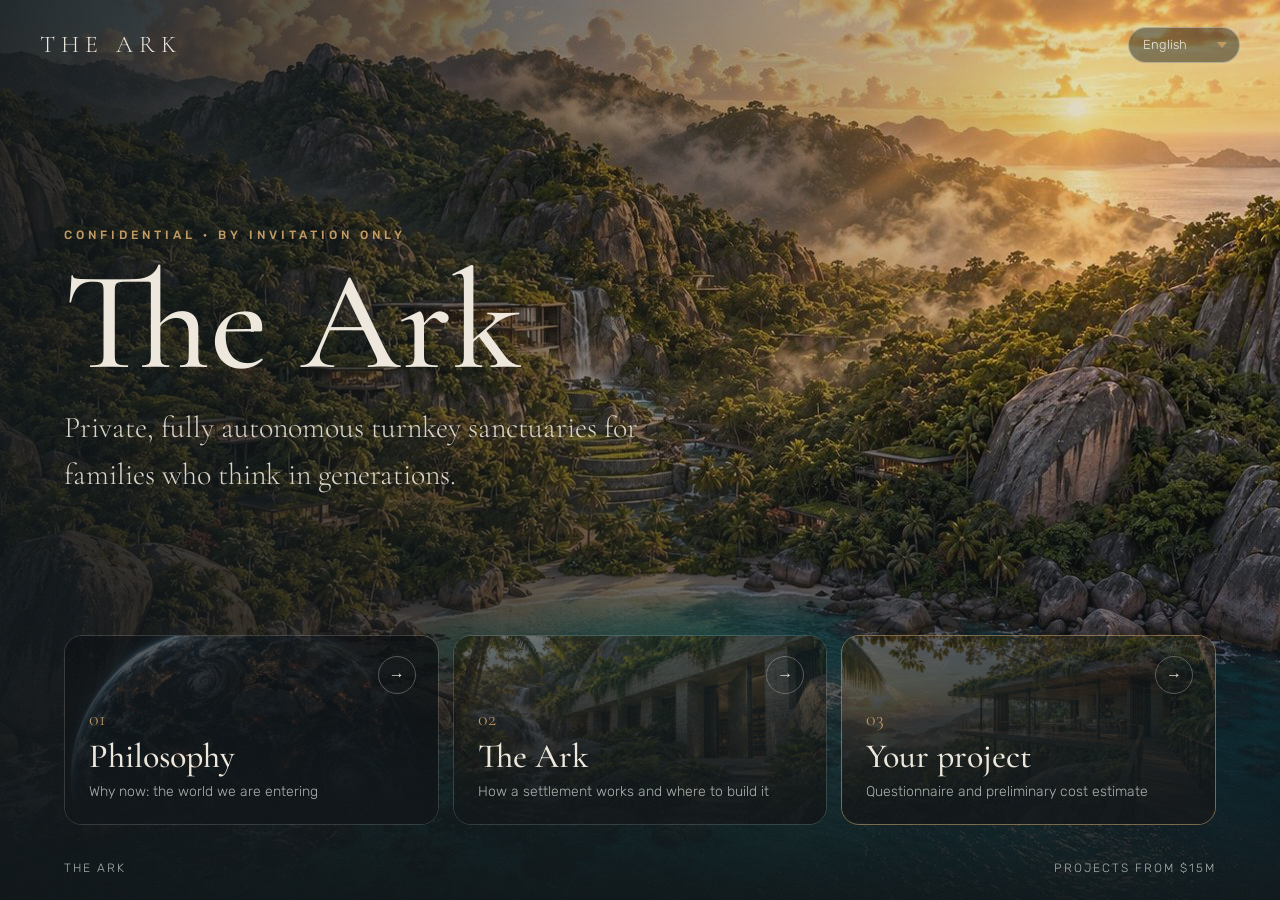
<file: index.html>
<!DOCTYPE html>
<html lang="ru">
<head>
<meta charset="utf-8">
<meta name="viewport" content="width=device-width, initial-scale=1">
<title>The Ark · Ковчег</title>
<meta name="description" content="Private, fully autonomous turnkey sanctuaries for families who think in generations.">
<meta name="robots" content="noindex">
<meta property="og:title" content="The Ark">
<meta property="og:description" content="Private, fully autonomous turnkey sanctuaries for families who think in generations. By invitation only.">
<meta property="og:image" content="https://vkruppp.github.io/the-ark/img/aerial.jpg">
<meta property="og:type" content="website">
<link rel="icon" href="data:image/svg+xml,%3Csvg xmlns='http://www.w3.org/2000/svg' viewBox='0 0 64 64'%3E%3Crect width='64' height='64' rx='14' fill='%230E1417'/%3E%3Ctext x='32' y='44' font-family='Georgia' font-size='34' fill='%23C29A62' text-anchor='middle'%3EA%3C/text%3E%3C/svg%3E">
<link rel="stylesheet" href="https://fonts.googleapis.com/css2?family=Cormorant+Garamond:ital,wght@0,500;1,500&family=Rubik:wght@300;400;500;600&display=swap">
<link rel="stylesheet" href="assets/style.css?v=9">
<style>
body{height:100svh;overflow:hidden}
.land{position:relative;height:100svh;display:flex;flex-direction:column}
.land>img{position:absolute;inset:0;width:100%;height:100%;object-fit:cover;animation:kb 34s ease-in-out infinite alternate}
.land:after{content:"";position:absolute;inset:0;background:linear-gradient(90deg,rgba(14,20,23,.88) 0%,rgba(14,20,23,.45) 50%,rgba(14,20,23,.1) 85%),linear-gradient(0deg,rgba(14,20,23,.95) 0%,rgba(14,20,23,0) 55%)}
.land>*:not(img){position:relative;z-index:1}
.land>.wrap{width:100%}
.mid p.eb{font-family:Rubik,Arial,sans-serif;font-size:12px;color:var(--br);margin:0 0 14px}
.top{display:flex;align-items:center;justify-content:space-between;padding:26px 0}
.logo{font-family:'Cormorant Garamond',Georgia,serif;font-size:24px;letter-spacing:6px}
.mid{flex:1;display:flex;flex-direction:column;justify-content:center}
.mid h1{font-family:'Cormorant Garamond',Georgia,serif;font-weight:500;font-size:clamp(64px,11vw,148px);line-height:.9;opacity:0;animation:up 1.4s .2s forwards}
.mid p{font-family:'Cormorant Garamond',Georgia,serif;font-size:clamp(20px,2.4vw,30px);max-width:640px;margin-top:20px;color:#DCD5C9;opacity:0;animation:up 1.4s .5s forwards}
.mid .eb{opacity:0;animation:up 1.2s forwards}
.doors{display:grid;grid-template-columns:repeat(3,1fr);gap:14px;padding-bottom:34px}
.door{position:relative;display:flex;flex-direction:column;justify-content:flex-end;min-height:190px;border-radius:18px;overflow:hidden;text-decoration:none;color:var(--tx);padding:22px 24px;border:1px solid rgba(239,233,222,.16);opacity:0;animation:up 1.2s forwards}
.door:nth-child(1){animation-delay:.8s}.door:nth-child(2){animation-delay:.95s}.door:nth-child(3){animation-delay:1.1s}
.door img{position:absolute;inset:0;width:100%;height:100%;object-fit:cover;transition:transform 1s,opacity .6s;opacity:.55}
.door:before{content:"";position:absolute;inset:0;background:linear-gradient(0deg,rgba(14,20,23,.95) 10%,rgba(14,20,23,.35) 100%);z-index:1}
.door>*:not(img){position:relative;z-index:2}
.door:hover img{transform:scale(1.06);opacity:.8}
.door .n{font-family:'Cormorant Garamond',Georgia,serif;font-size:20px;color:var(--br)}
.door b{display:block;font-family:'Cormorant Garamond',Georgia,serif;font-weight:500;font-size:34px;line-height:1.05;margin:4px 0 6px}
.door span.d{color:var(--mu);font-size:14px}
.door .ar{position:absolute;right:22px;top:20px;z-index:2;width:38px;height:38px;border-radius:50%;border:1px solid rgba(239,233,222,.3);display:flex;align-items:center;justify-content:center;transition:background .3s,border-color .3s}
.door:hover .ar{background:var(--br);border-color:var(--br);color:var(--bg)}
.door.main{border-color:rgba(194,154,98,.6)}
.foot{display:flex;justify-content:space-between;color:var(--mu);font-size:12px;letter-spacing:2px;text-transform:uppercase;padding-bottom:22px;opacity:0;animation:up 1s 1.4s forwards}
@keyframes up{from{opacity:0;transform:translateY(24px)}to{opacity:1;transform:none}}
@media(max-width:860px){body{height:auto;overflow:auto}.land{height:auto;min-height:100svh}.doors{grid-template-columns:1fr}.door{min-height:130px}.mid{padding:40px 0}}
</style>
</head>
<body class="lru">
<div class="land">
 <img src="img/aerial.jpg" alt="">
 <div class="wrap top"><span class="logo">THE ARK</span><select class="lang" id="langsel" aria-label="Language"></select></div>
 <div class="wrap mid">
  <p class="eb"><span class="ru">Конфиденциально · только по приглашению</span><span class="en">Confidential · by invitation only</span></p>
  <h1><span class="ru">Ковчег</span><span class="en">The Ark</span></h1>
  <p><span class="ru">Частные автономные поселения под ключ для семей, которые думают на поколения вперёд.</span><span class="en">Private, fully autonomous turnkey sanctuaries for families who think in generations.</span></p>
 </div>
 <div class="wrap doors">
  <a class="door" href="philosophy.html"><img src="img/earth.jpg" alt=""><span class="ar">→</span><span class="n">01</span><b><span class="ru">Философия</span><span class="en">Philosophy</span></b><span class="d"><span class="ru">Почему сейчас: мир, в который мы входим</span><span class="en">Why now: the world we are entering</span></span></a>
  <a class="door" href="ark.html"><img src="img/core_entry.jpg" alt=""><span class="ar">→</span><span class="n">02</span><b><span class="ru">Ковчег</span><span class="en">The Ark</span></b><span class="d"><span class="ru">Как устроено поселение и где его строить</span><span class="en">How a settlement works and where to build it</span></span></a>
  <a class="door main" href="start.html"><img src="img/villa.jpg" alt=""><span class="ar">→</span><span class="n">03</span><b><span class="ru">Ваш проект</span><span class="en">Your project</span></b><span class="d"><span class="ru">Анкета и предварительный расчёт стоимости</span><span class="en">Questionnaire and preliminary cost estimate</span></span></a>
 </div>
 <div class="wrap foot"><span>The Ark</span> <span><span class="ru">Проекты от $15 млн</span><span class="en">Projects from $15m</span></span></div>
</div>
<script src="assets/common.js?v=9"></script>
</body>
</html>
</file>
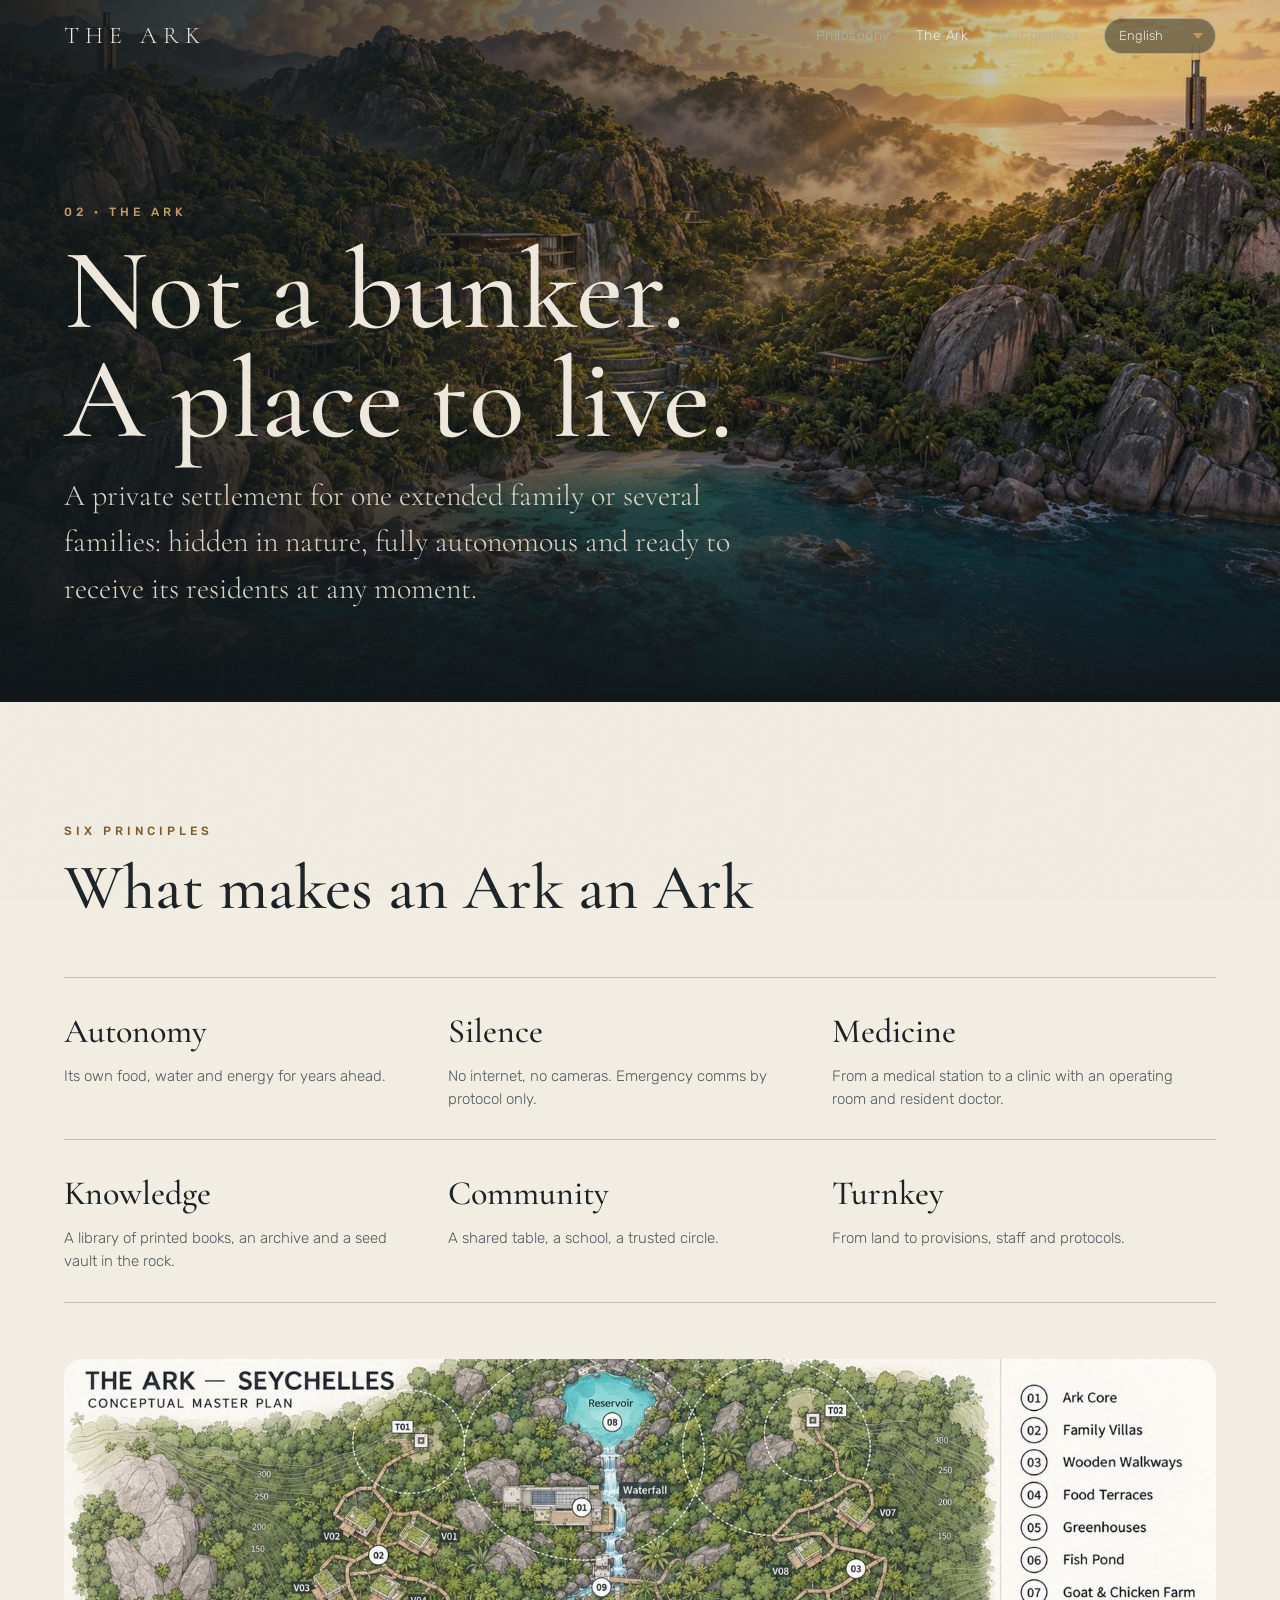
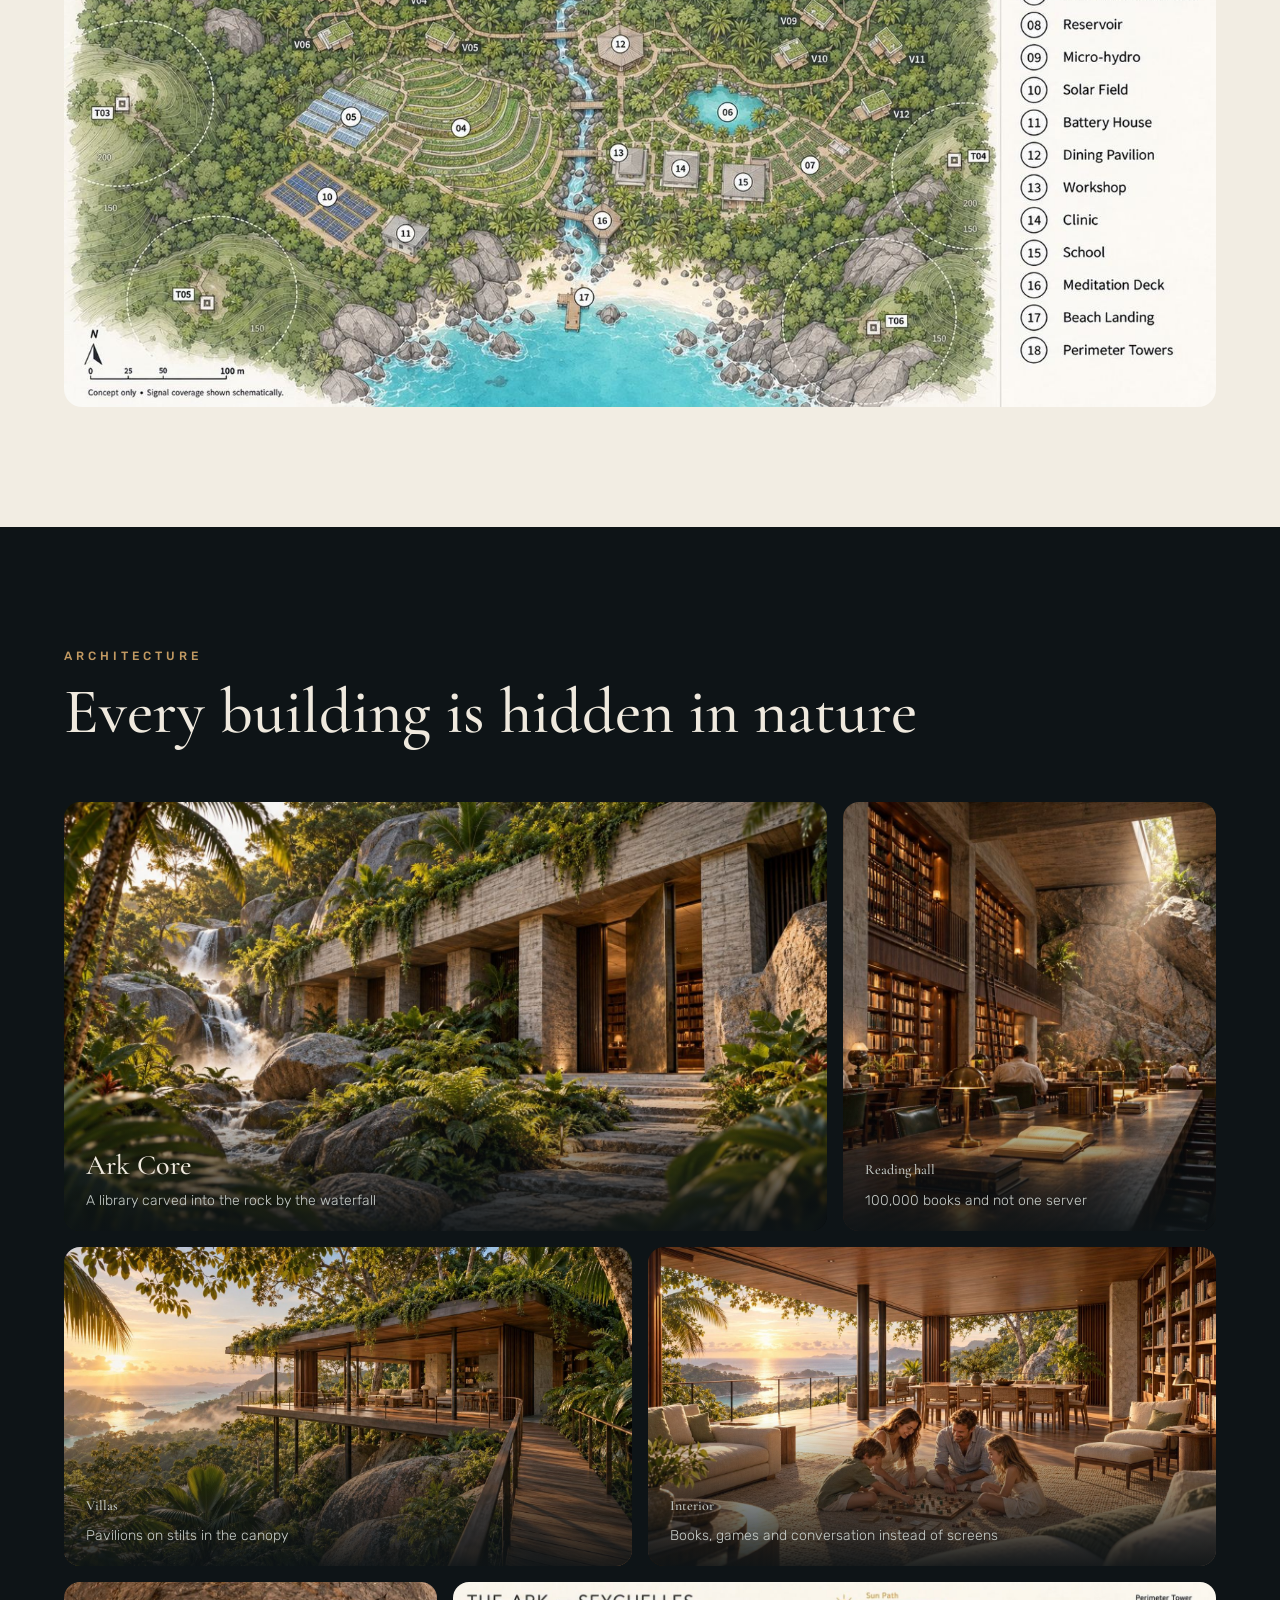
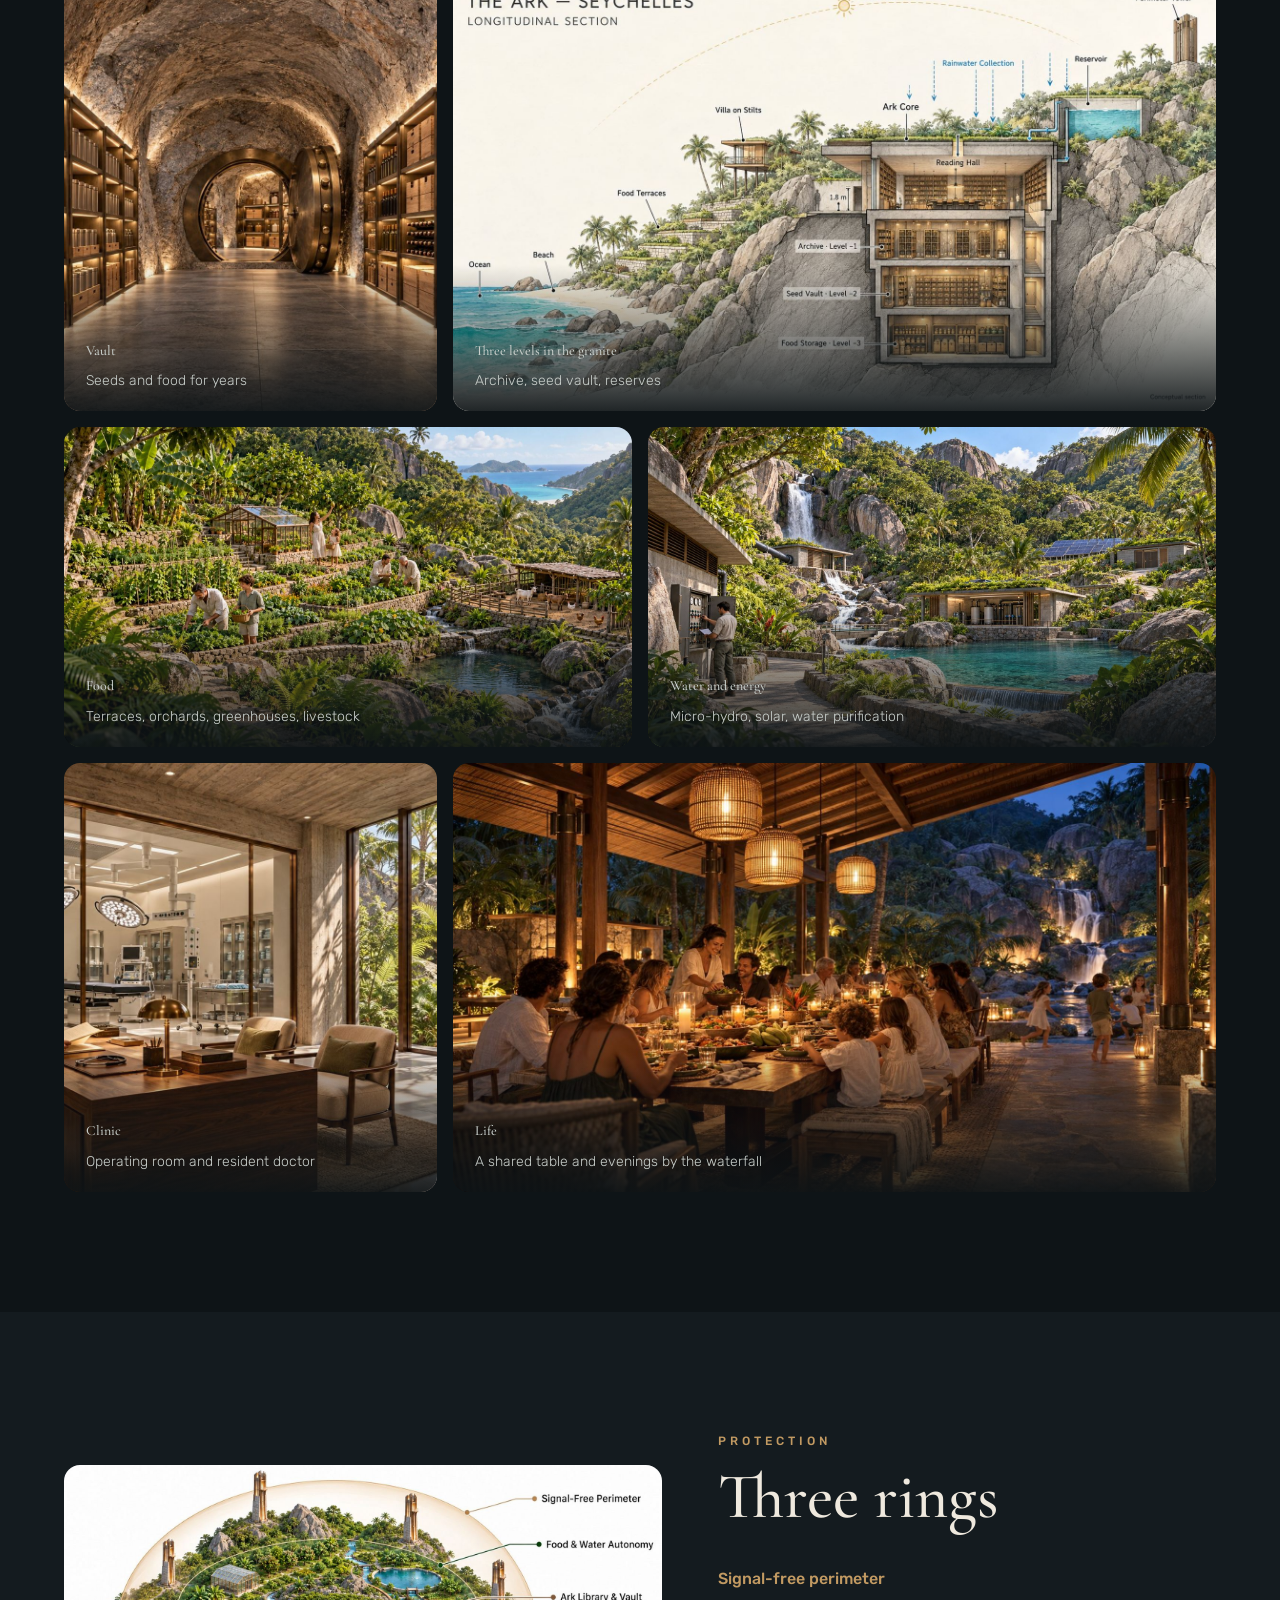
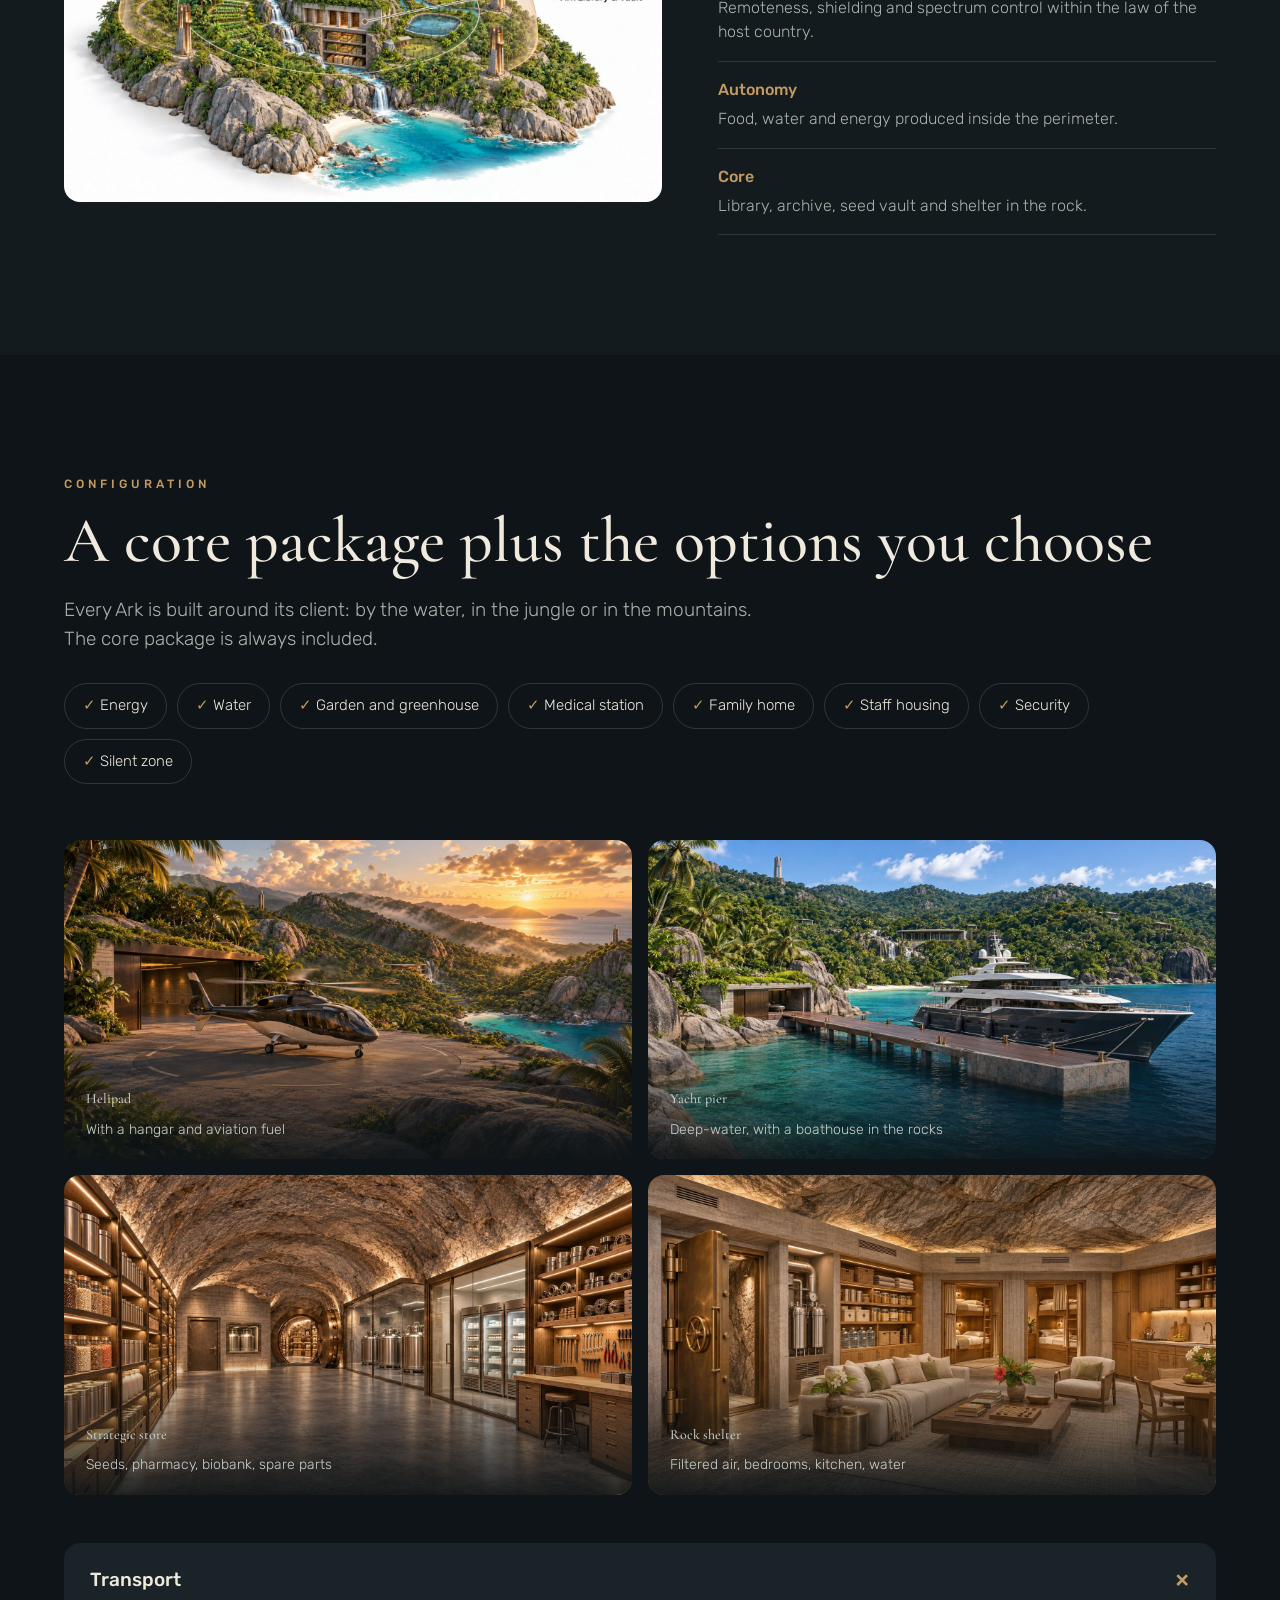
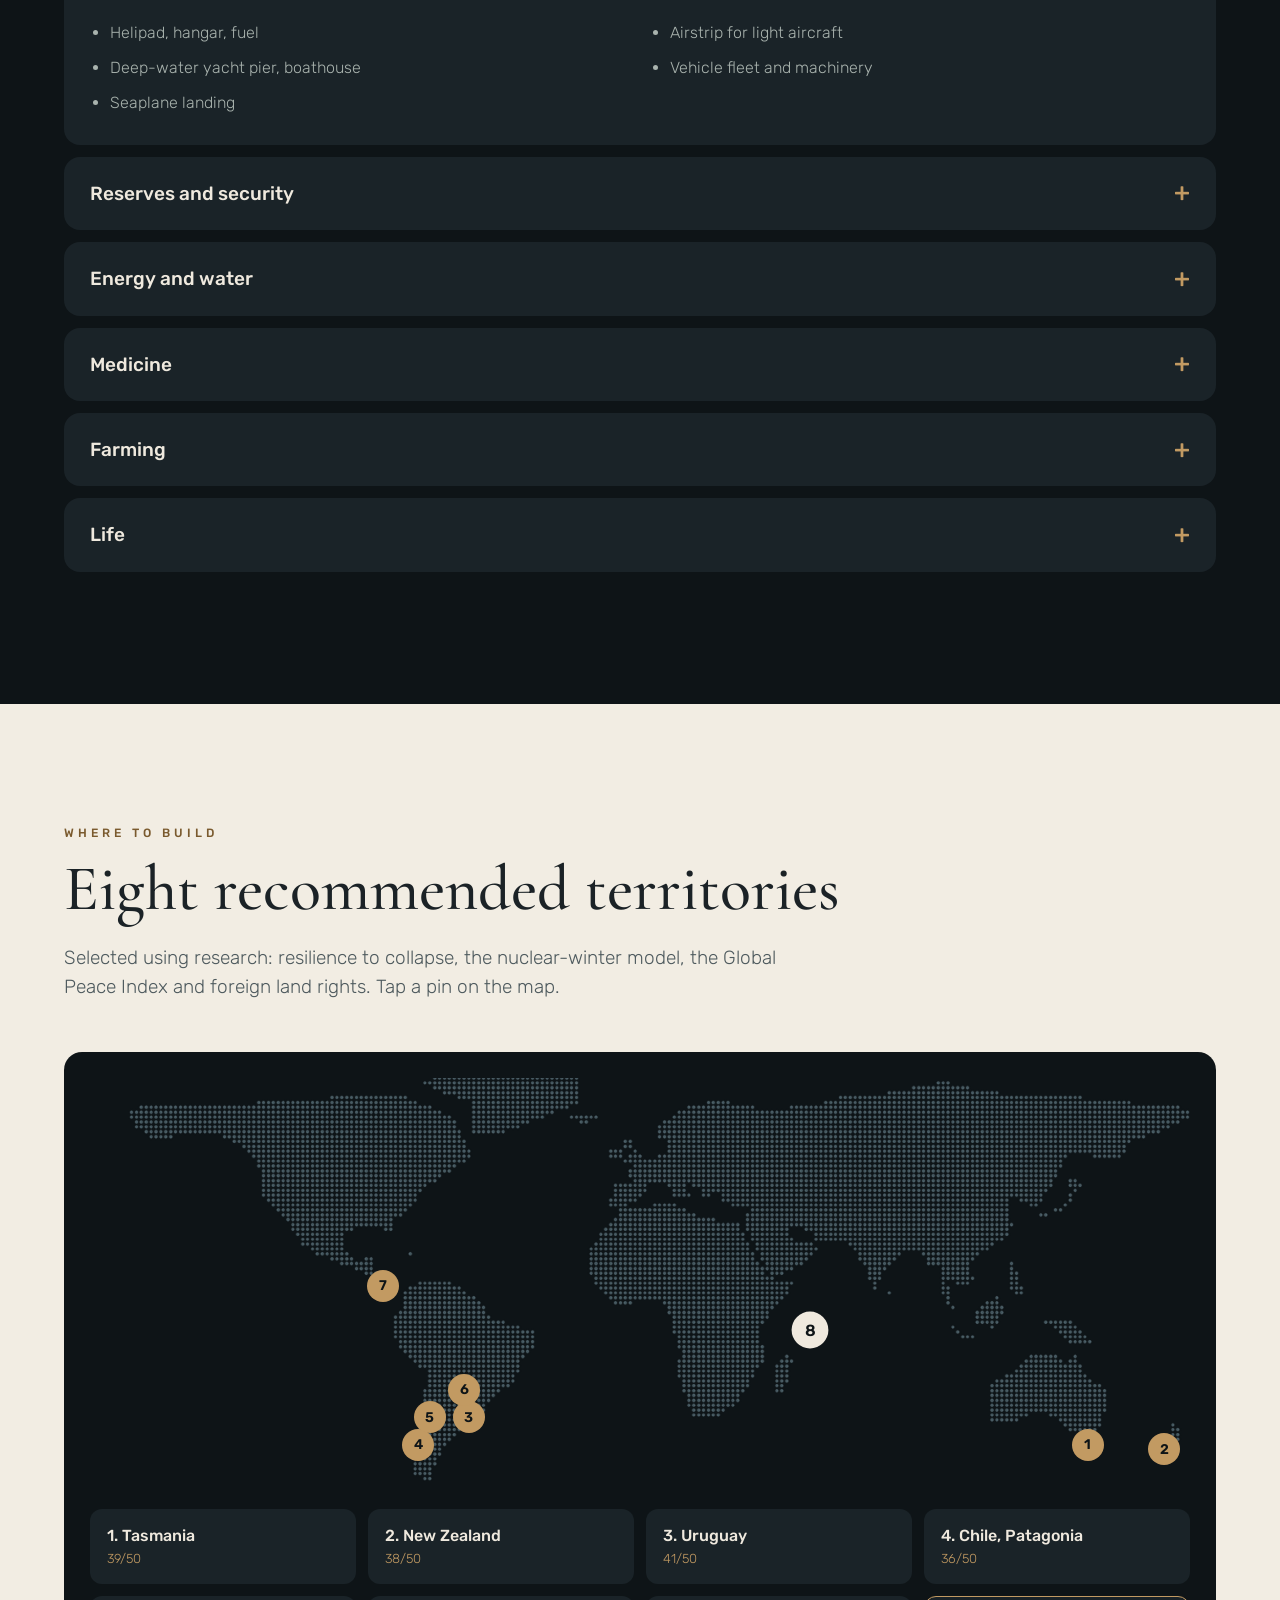
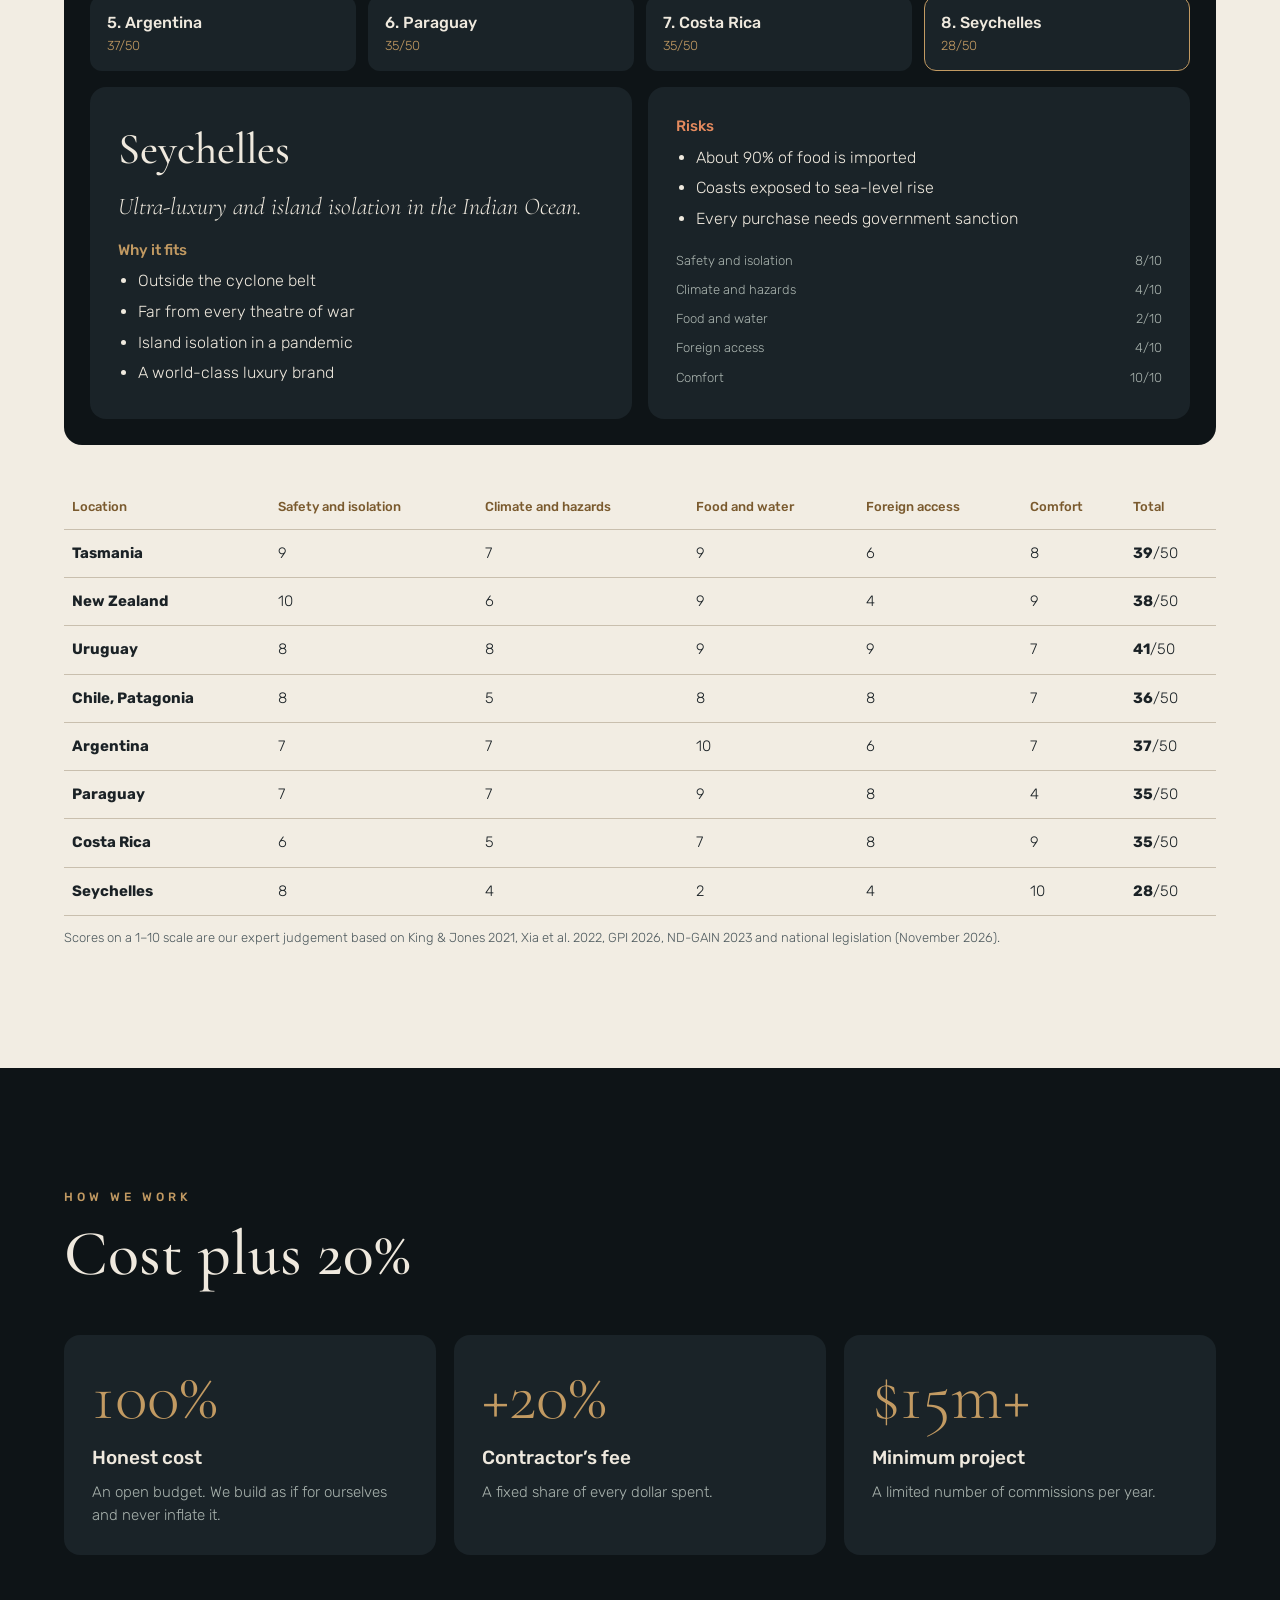
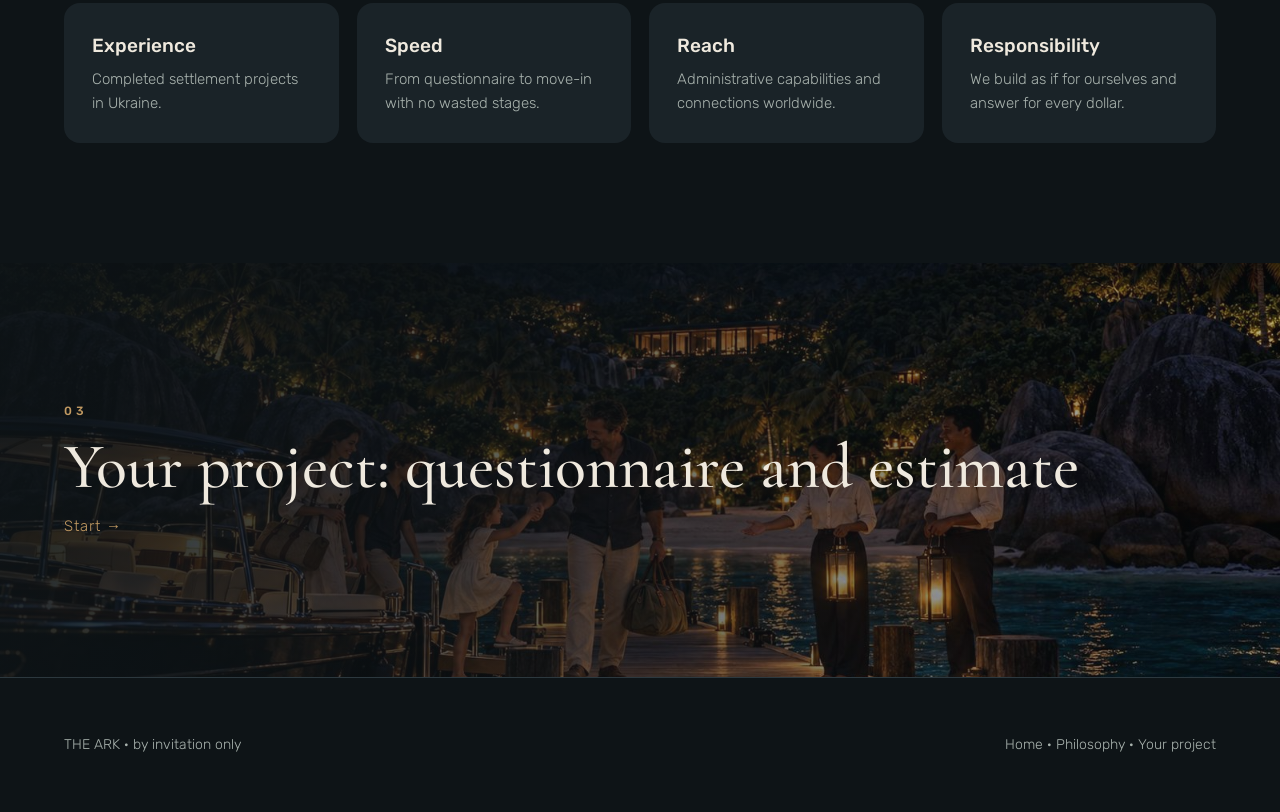
<file: ark.html>
<!DOCTYPE html>
<html lang="ru">
<head>
<meta charset="utf-8">
<meta name="viewport" content="width=device-width, initial-scale=1">
<title>The Ark · Ковчег</title>
<meta name="robots" content="noindex">
<meta property="og:title" content="The Ark · How it works">
<meta property="og:image" content="https://vkruppp.github.io/the-ark/img/core_entry.jpg">
<link rel="icon" href="data:image/svg+xml,%3Csvg xmlns='http://www.w3.org/2000/svg' viewBox='0 0 64 64'%3E%3Crect width='64' height='64' rx='14' fill='%230E1417'/%3E%3Ctext x='32' y='44' font-family='Georgia' font-size='34' fill='%23C29A62' text-anchor='middle'%3EA%3C/text%3E%3C/svg%3E">
<link rel="stylesheet" href="https://fonts.googleapis.com/css2?family=Cormorant+Garamond:ital,wght@0,500;1,500&family=Rubik:wght@300;400;500;600&display=swap">
<link rel="stylesheet" href="assets/style.css?v=9">
<style>
.pillars{display:grid;grid-template-columns:repeat(3,1fr);gap:0;margin-top:56px;border-top:1px solid #C9BFAE}
.pillars div{padding:28px 28px 28px 0;border-bottom:1px solid #C9BFAE}
.pillars b{display:block;font-family:'Cormorant Garamond',Georgia,serif;font-weight:500;font-size:34px;margin-bottom:6px}
.pillars p{color:var(--ml);font-size:15px}
@media(max-width:800px){.pillars{grid-template-columns:1fr}}
.wideimg{margin-top:56px;border-radius:18px;overflow:hidden}
.gal{display:grid;grid-template-columns:repeat(12,1fr);gap:16px;margin-top:56px}
.gal figure{border-radius:16px;overflow:hidden;position:relative;grid-column:span 6}
.gal figure.w8{grid-column:span 8}.gal figure.w4{grid-column:span 4}
@media(max-width:800px){.gal figure,.gal figure.w8,.gal figure.w4{grid-column:span 12}}
.gal img{width:100%;height:100%;min-height:300px;object-fit:cover;transition:transform 1.2s}
.gal figure:hover img{transform:scale(1.04)}
.gal figcaption{position:absolute;left:0;right:0;bottom:0;padding:60px 22px 18px;background:linear-gradient(0deg,rgba(14,20,23,.92),rgba(14,20,23,0))}
.gal figcaption b{display:block;font-family:'Cormorant Garamond',Georgia,serif;font-weight:500;font-size:28px;color:var(--tx)}
.gal figcaption span{color:#C9CFCB;font-size:14px}
.split{display:grid;grid-template-columns:1.2fr 1fr;gap:56px;align-items:center}
@media(max-width:900px){.split{grid-template-columns:1fr}}
.split img{border-radius:16px}
.zone div{padding:16px 0;border-bottom:1px solid var(--line)}
.zone b{display:block;font-weight:500;color:var(--br);margin-bottom:4px}
.zone p{color:var(--mu)}
.pills{display:flex;flex-wrap:wrap;gap:10px;margin-top:30px}
.pill{border:1px solid var(--line);border-radius:999px;padding:10px 18px;font-size:15px}
.pill:before{content:"✓ ";color:var(--br)}
details.opt{background:var(--card);border-radius:16px;margin-bottom:12px}
details.opt summary{cursor:pointer;padding:22px 26px;font-size:19px;font-weight:500;list-style:none;display:flex;justify-content:space-between;align-items:center}
details.opt summary::-webkit-details-marker{display:none}
details.opt summary:after{content:"+";color:var(--br);font-size:26px;line-height:1;transition:transform .3s}
details.opt[open] summary:after{transform:rotate(45deg)}
details.opt ul{padding:0 26px 24px 46px;color:var(--mu);columns:2;column-gap:40px}
@media(max-width:600px){details.opt ul{columns:1}}
details.opt li{padding:5px 0;break-inside:avoid}
.mapbox{background:var(--bg);border-radius:18px;padding:26px;margin-top:50px}
.map{position:relative}
.map img{width:100%}
.pin{position:absolute;width:32px;height:32px;margin:-16px 0 0 -16px;border-radius:50%;background:var(--br);color:var(--bg);font:600 14px Rubik,Arial,sans-serif;display:flex;align-items:center;justify-content:center;border:0;cursor:pointer;transition:transform .2s,background .2s}
.pin:after{content:"";position:absolute;inset:-8px;border-radius:50%;border:1px solid var(--br);animation:pulse 2.6s infinite;opacity:0}
.pin.on{background:var(--tx);transform:scale(1.15)}
@keyframes pulse{0%{transform:scale(.7);opacity:.9}100%{transform:scale(1.8);opacity:0}}
.locs{display:grid;grid-template-columns:repeat(4,1fr);gap:12px;margin-top:22px}
@media(max-width:900px){.locs{grid-template-columns:1fr 1fr}}
.loc{background:var(--card);color:var(--tx);border-radius:12px;padding:14px 16px;cursor:pointer;border:1px solid transparent;transition:border-color .2s}
.loc.on{border-color:var(--br)}
.loc b{font-weight:500}.loc .sc{color:var(--br);font-size:13px}
.prof{display:grid;grid-template-columns:1fr 1fr;gap:16px;margin-top:16px}
@media(max-width:800px){.prof{grid-template-columns:1fr}}
.prof .card{background:var(--card);color:var(--tx)}
.prof h3{font-family:'Cormorant Garamond',Georgia,serif;font-size:44px;font-weight:500;margin:0}
.light .prof .card p.v,.prof .v{font-family:'Cormorant Garamond',Georgia,serif;font-style:italic;font-size:24px;margin:4px 0 14px;color:var(--tx)}
.prof ul{padding-left:20px}.prof li{padding:3px 0;color:var(--tx)}
.prof .lab{font-weight:500;margin:10px 0 4px}
.bar{font-size:13px;color:var(--mu);margin-top:9px}
.bar .t{display:flex;justify-content:space-between;margin-bottom:3px}
.bar .tr{height:5px;background:var(--bg);border-radius:3px;overflow:hidden}
.bar .fl{height:100%;background:var(--br);transition:width .8s}
.tw{overflow-x:auto;margin-top:40px}
table{width:100%;border-collapse:collapse;font-size:15px;color:var(--tl)}
th,td{text-align:left;padding:12px 8px;border-bottom:1px solid #C9BFAE}
th{color:var(--brl);font-weight:500;font-size:13px}
</style>
</head>
<body class="lru">
<nav id="nav"><div class="wrap in">
 <a class="logo" href="index.html">THE ARK</a>
 <div class="links"><a href="philosophy.html"><span class="ru">Философия</span><span class="en">Philosophy</span></a><a href="ark.html" class="on"><span class="ru">Ковчег</span><span class="en">The Ark</span></a><a href="start.html"><span class="ru">Ваш проект</span><span class="en">Your project</span></a></div>
 <select class="lang" id="langsel" aria-label="Language"></select>
</div></nav>

<header class="phero"><img src="img/aerial.jpg" alt="">
 <div class="wrap"><p class="eb">02 · <span class="ru">Ковчег</span><span class="en">The Ark</span></p>
 <h1><span class="ru">Не бункер.<br>Место для жизни.</span><span class="en">Not a bunker.<br>A place to live.</span></h1>
 <p class="s"><span class="ru">Частное поселение для одной большой семьи или нескольких семей: спрятано в природе, полностью автономно и готово принять своих жителей в любой момент.</span><span class="en">A private settlement for one extended family or several families: hidden in nature, fully autonomous and ready to receive its residents at any moment.</span></p></div>
</header>

<section class="light">
 <div class="wrap">
  <p class="eb rv"><span class="ru">Шесть принципов</span><span class="en">Six principles</span></p>
  <h2 class="rv"><span class="ru">Что делает ковчег ковчегом</span><span class="en">What makes an Ark an Ark</span></h2>
  <div class="pillars">
   <div class="rv"><b><span class="ru">Автономия</span><span class="en">Autonomy</span></b><p><span class="ru">Своя еда, вода и энергия на годы вперёд.</span><span class="en">Its own food, water and energy for years ahead.</span></p></div>
   <div class="rv d1"><b><span class="ru">Тишина</span><span class="en">Silence</span></b><p><span class="ru">Без интернета и камер. Аварийная связь только по протоколу.</span><span class="en">No internet, no cameras. Emergency comms by protocol only.</span></p></div>
   <div class="rv d2"><b><span class="ru">Медицина</span><span class="en">Medicine</span></b><p><span class="ru">От медпункта до клиники с операционной и врачом на месте.</span><span class="en">From a medical station to a clinic with an operating room and resident doctor.</span></p></div>
   <div class="rv"><b><span class="ru">Знание</span><span class="en">Knowledge</span></b><p><span class="ru">Библиотека бумажных книг, архив и семенной фонд в скале.</span><span class="en">A library of printed books, an archive and a seed vault in the rock.</span></p></div>
   <div class="rv d1"><b><span class="ru">Сообщество</span><span class="en">Community</span></b><p><span class="ru">Общий стол, школа для детей, свой круг людей.</span><span class="en">A shared table, a school, a trusted circle.</span></p></div>
   <div class="rv d2"><b><span class="ru">Под ключ</span><span class="en">Turnkey</span></b><p><span class="ru">От выбора земли до запасов, персонала и регламентов.</span><span class="en">From land to provisions, staff and protocols.</span></p></div>
  </div>
  <div class="wideimg rv"><img src="img/masterplan.jpg" alt="" loading="lazy"></div>
 </div>
</section>

<section>
 <div class="wrap">
  <p class="eb rv"><span class="ru">Архитектура</span><span class="en">Architecture</span></p>
  <h2 class="rv"><span class="ru">Каждое здание спрятано в природе</span><span class="en">Every building is hidden in nature</span></h2>
  <div class="gal">
   <figure class="w8 rv"><img src="img/core_entry.jpg" alt="" loading="lazy"><figcaption><b>Ark Core</b><span><span class="ru">Библиотека, вырезанная в скале у водопада</span><span class="en">A library carved into the rock by the waterfall</span></span></figcaption></figure>
   <figure class="w4 rv d1"><img src="img/library.jpg" alt="" loading="lazy"><figcaption><b><span class="ru">Читальный зал</span><span class="en">Reading hall</span></b><span><span class="ru">100 000 книг и ни одного сервера</span><span class="en">100,000 books and not one server</span></span></figcaption></figure>
   <figure class="rv"><img src="img/villa.jpg" alt="" loading="lazy"><figcaption><b><span class="ru">Виллы</span><span class="en">Villas</span></b><span><span class="ru">Павильоны на сваях в кронах деревьев</span><span class="en">Pavilions on stilts in the canopy</span></span></figcaption></figure>
   <figure class="rv d1"><img src="img/villa_interior.jpg" alt="" loading="lazy"><figcaption><b><span class="ru">Интерьер</span><span class="en">Interior</span></b><span><span class="ru">Книги, игры и разговоры вместо экранов</span><span class="en">Books, games and conversation instead of screens</span></span></figcaption></figure>
   <figure class="w4 rv"><img src="img/vault.jpg" alt="" loading="lazy"><figcaption><b><span class="ru">Хранилище</span><span class="en">Vault</span></b><span><span class="ru">Семена и продовольствие на годы</span><span class="en">Seeds and food for years</span></span></figcaption></figure>
   <figure class="w8 rv d1"><img src="img/section.jpg" alt="" loading="lazy"><figcaption><b><span class="ru">Три уровня в граните</span><span class="en">Three levels in the granite</span></b><span><span class="ru">Архив, семенной фонд, запасы</span><span class="en">Archive, seed vault, reserves</span></span></figcaption></figure>
   <figure class="rv"><img src="img/garden.jpg" alt="" loading="lazy"><figcaption><b><span class="ru">Еда</span><span class="en">Food</span></b><span><span class="ru">Террасы, сады, теплицы, животноводство</span><span class="en">Terraces, orchards, greenhouses, livestock</span></span></figcaption></figure>
   <figure class="rv d1"><img src="img/energy.jpg" alt="" loading="lazy"><figcaption><b><span class="ru">Вода и энергия</span><span class="en">Water and energy</span></b><span><span class="ru">МикроГЭС, солнце, очистка воды</span><span class="en">Micro-hydro, solar, water purification</span></span></figcaption></figure>
   <figure class="w4 rv"><img src="img/clinic.jpg" alt="" loading="lazy"><figcaption><b><span class="ru">Клиника</span><span class="en">Clinic</span></b><span><span class="ru">Операционная и врач на месте</span><span class="en">Operating room and resident doctor</span></span></figcaption></figure>
   <figure class="w8 rv d1"><img src="img/dinner.jpg" alt="" loading="lazy"><figcaption><b><span class="ru">Жизнь</span><span class="en">Life</span></b><span><span class="ru">Общий стол и вечера у водопада</span><span class="en">A shared table and evenings by the waterfall</span></span></figcaption></figure>
  </div>
 </div>
</section>

<section style="background:var(--bg2)">
 <div class="wrap split">
  <img class="rv" src="img/diagram.jpg" alt="" loading="lazy">
  <div>
   <p class="eb rv"><span class="ru">Защита</span><span class="en">Protection</span></p>
   <h2 class="rv"><span class="ru">Три контура</span><span class="en">Three rings</span></h2>
   <div class="zone">
    <div class="rv"><b><span class="ru">Периметр без сигнала</span><span class="en">Signal-free perimeter</span></b><p><span class="ru">Удалённость, экранирование и контроль эфира в рамках закона страны размещения.</span><span class="en">Remoteness, shielding and spectrum control within the law of the host country.</span></p></div>
    <div class="rv d1"><b><span class="ru">Автономия</span><span class="en">Autonomy</span></b><p><span class="ru">Еда, вода и энергия производятся внутри контура.</span><span class="en">Food, water and energy produced inside the perimeter.</span></p></div>
    <div class="rv d2"><b><span class="ru">Ядро</span><span class="en">Core</span></b><p><span class="ru">Библиотека, архив, семенной фонд и укрытие в скале.</span><span class="en">Library, archive, seed vault and shelter in the rock.</span></p></div>
   </div>
  </div>
 </div>
</section>

<section>
 <div class="wrap">
  <p class="eb rv"><span class="ru">Конфигурация</span><span class="en">Configuration</span></p>
  <h2 class="rv"><span class="ru">База плюс опции на ваш выбор</span><span class="en">A core package plus the options you choose</span></h2>
  <p class="lead rv"><span class="ru">Каждый ковчег собирается под заказчика: у воды, в джунглях или в горах. Базовая комплектация есть всегда.</span><span class="en">Every Ark is built around its client: by the water, in the jungle or in the mountains. The core package is always included.</span></p>
  <div class="pills rv">
   <span class="pill"><span class="ru">Энергия</span><span class="en">Energy</span></span><span class="pill"><span class="ru">Вода</span><span class="en">Water</span></span><span class="pill"><span class="ru">Огород и теплица</span><span class="en">Garden and greenhouse</span></span><span class="pill"><span class="ru">Медпункт</span><span class="en">Medical station</span></span><span class="pill"><span class="ru">Дом семьи</span><span class="en">Family home</span></span><span class="pill"><span class="ru">Дом персонала</span><span class="en">Staff housing</span></span><span class="pill"><span class="ru">Охрана</span><span class="en">Security</span></span><span class="pill"><span class="ru">Тихая зона</span><span class="en">Silent zone</span></span>
  </div>
  <div class="gal">
   <figure class="rv"><img src="img/helipad.jpg" alt="" loading="lazy"><figcaption><b><span class="ru">Вертолётная площадка</span><span class="en">Helipad</span></b><span><span class="ru">С ангаром и запасом авиатоплива</span><span class="en">With a hangar and aviation fuel</span></span></figcaption></figure>
   <figure class="rv d1"><img src="img/pier.jpg" alt="" loading="lazy"><figcaption><b><span class="ru">Причал для яхты</span><span class="en">Yacht pier</span></b><span><span class="ru">Глубоководный, с эллингом в скалах</span><span class="en">Deep-water, with a boathouse in the rocks</span></span></figcaption></figure>
   <figure class="rv"><img src="img/store.jpg" alt="" loading="lazy"><figcaption><b><span class="ru">Стратегический склад</span><span class="en">Strategic store</span></b><span><span class="ru">Семена, аптека, биобанк, запчасти</span><span class="en">Seeds, pharmacy, biobank, spare parts</span></span></figcaption></figure>
   <figure class="rv d1"><img src="img/shelter.jpg" alt="" loading="lazy"><figcaption><b><span class="ru">Укрытие в скале</span><span class="en">Rock shelter</span></b><span><span class="ru">Фильтровентиляция, спальни, кухня, вода</span><span class="en">Filtered air, bedrooms, kitchen, water</span></span></figcaption></figure>
  </div>
  <div class="mt" id="optlist"></div>
 </div>
</section>

<section class="light" id="locations">
 <div class="wrap">
  <p class="eb rv"><span class="ru">Где строить</span><span class="en">Where to build</span></p>
  <h2 class="rv"><span class="ru">Восемь рекомендованных территорий</span><span class="en">Eight recommended territories</span></h2>
  <p class="lead rv"><span class="ru">Отбор по научным данным: устойчивость к коллапсу, модель ядерной зимы, индекс миролюбия, право иностранцев на землю. Нажмите на точку на карте.</span><span class="en">Selected using research: resilience to collapse, the nuclear-winter model, the Global Peace Index and foreign land rights. Tap a pin on the map.</span></p>
  <div class="mapbox rv"><div class="map" id="map" dir="ltr"><img src="img/worldmap.png" alt=""></div>
   <div class="locs" id="locs"></div>
   <div class="prof" id="prof"></div>
  </div>
  <div class="tw rv"><table id="matrix"></table></div>
  <p class="src"><span class="ru">Оценки по шкале 1–10 — наше экспертное суждение на основе King &amp; Jones 2021, Xia et al. 2022, GPI 2026, ND-GAIN 2023 и законодательства стран (ноябрь 2026).</span><span class="en">Scores on a 1–10 scale are our expert judgement based on King &amp; Jones 2021, Xia et al. 2022, GPI 2026, ND-GAIN 2023 and national legislation (November 2026).</span></p>
 </div>
</section>

<section>
 <div class="wrap">
  <p class="eb rv"><span class="ru">Как мы работаем</span><span class="en">How we work</span></p>
  <h2 class="rv"><span class="ru">Себестоимость плюс 20%</span><span class="en">Cost plus 20%</span></h2>
  <div class="g3 mt">
   <div class="card rv"><p class="num">100%</p><h3><span class="ru">Честная себестоимость</span><span class="en">Honest cost</span></h3><p><span class="ru">Открытая смета. Строим как для себя и не раздуваем бюджет.</span><span class="en">An open budget. We build as if for ourselves and never inflate it.</span></p></div>
   <div class="card rv d1"><p class="num">+20%</p><h3><span class="ru">Вознаграждение исполнителя</span><span class="en">Contractor’s fee</span></h3><p><span class="ru">Фиксированный процент от каждого потраченного доллара.</span><span class="en">A fixed share of every dollar spent.</span></p></div>
   <div class="card rv d2"><p class="num"><span class="ru">от $15 млн</span><span class="en">$15m+</span></p><h3><span class="ru">Минимальный проект</span><span class="en">Minimum project</span></h3><p><span class="ru">Ограниченное число заказов в год.</span><span class="en">A limited number of commissions per year.</span></p></div>
  </div>
  <div class="g4 mt">
   <div class="card rv"><h3><span class="ru">Опыт</span><span class="en">Experience</span></h3><p><span class="ru">Готовые кейсы строительства поселений в Украине.</span><span class="en">Completed settlement projects in Ukraine.</span></p></div>
   <div class="card rv d1"><h3><span class="ru">Скорость</span><span class="en">Speed</span></h3><p><span class="ru">От анкеты до заселения без лишних этапов.</span><span class="en">From questionnaire to move-in with no wasted stages.</span></p></div>
   <div class="card rv d2"><h3><span class="ru">Связи</span><span class="en">Reach</span></h3><p><span class="ru">Административные возможности и контакты по всему миру.</span><span class="en">Administrative capabilities and connections worldwide.</span></p></div>
   <div class="card rv d3"><h3><span class="ru">Ответственность</span><span class="en">Responsibility</span></h3><p><span class="ru">Работаем как для себя и отвечаем за каждый доллар.</span><span class="en">We build as if for ourselves and answer for every dollar.</span></p></div>
  </div>
 </div>
</section>

<a class="next" href="start.html"><img src="img/arrival.jpg" alt=""><div class="wrap"><p class="eb">03</p><h2><span class="ru">Ваш проект: анкета и расчёт</span><span class="en">Your project: questionnaire and estimate</span></h2><p class="arrow"><span class="ru">Начать →</span><span class="en">Start →</span></p></div></a>
<footer class="footer"><div class="wrap"><span>THE ARK · <span class="ru">только по приглашению</span><span class="en">by invitation only</span></span><span><a href="index.html"><span class="ru">Главная</span><span class="en">Home</span></a> · <a href="philosophy.html"><span class="ru">Философия</span><span class="en">Philosophy</span></a> · <a href="start.html"><span class="ru">Ваш проект</span><span class="en">Your project</span></a></span></div></footer>
<script src="assets/common.js?v=9"></script>
<script src="assets/data.js?v=9"></script>
<script>
let sel = 7;
function renderOpts(){
 const G=[...OPTG.map(g=>({t:g,i:g.o.map(o=>[o.ru,o.en])}))];
 $("optlist").innerHTML=OPTG.map((g,k)=>`<details class="opt" ${k==0?"open":""}><summary>${tobj(g)}</summary><ul>${g.o.map(o=>`<li>${tobj(o)}</li>`).join("")}</ul></details>`).join("");
}
function renderLocs(){
 const map=$("map");
 map.querySelectorAll(".pin").forEach(p=>p.remove());
 LOCS.forEach((l,i)=>{const b=document.createElement("button");b.className="pin"+(i==sel?" on":"");b.textContent=i+1;b.title=tobj(l);b.setAttribute("aria-label",tobj(l));
  b.style.left=((l.c[0]+180)/360*100)+"%";b.style.top=((78-l.c[1])/134*100)+"%";b.onclick=()=>{sel=i;renderLocs()};map.appendChild(b)});
 $("locs").innerHTML=LOCS.map((l,i)=>`<div class="loc ${i==sel?"on":""}" data-i="${i}"><b>${i+1}. ${tobj(l)}</b><div class="sc">${l.s.reduce((a,b)=>a+b)}/50</div></div>`).join("");
 $("locs").querySelectorAll(".loc").forEach(d=>d.onclick=()=>{sel=+d.dataset.i;renderLocs()});
 const l=LOCS[sel], names=[tx("Безопасность и изоляция","Safety and isolation"),tx("Климат и риски","Climate and hazards"),tx("Еда и вода","Food and water"),tx("Доступ для иностранцев","Foreign access"),tx("Комфорт","Comfort")];
 $("prof").innerHTML=`<div class="card"><h3>${tobj(l)}</h3><p class="v">${tx(l.v[0],l.v[1])}</p><p class="lab" style="color:var(--br)">${tx("Почему подходит","Why it fits")}</p><ul>${l.p.map(x=>`<li>${esc(tx(x[0],x[1]))}</li>`).join("")}</ul></div>
 <div class="card"><p class="lab" style="color:var(--em);margin-top:0">${tx("Риски","Risks")}</p><ul>${l.r.map(x=>`<li>${esc(tx(x[0],x[1]))}</li>`).join("")}</ul><div style="margin-top:16px">${names.map((n,k)=>`<div class="bar"><div class="t"><span>${n}</span><span>${l.s[k]}/10</span></div><div class="tr"><div class="fl" style="width:${l.s[k]*10}%"></div></div></div>`).join("")}</div></div>`;
 const cols=[tx("Локация","Location"),...names,tx("Итого","Total")];
 $("matrix").innerHTML=`<tr>${cols.map(c=>`<th>${c}</th>`).join("")}</tr>`+LOCS.map(l=>`<tr><td><b>${tobj(l)}</b></td>${l.s.map(v=>`<td>${v}</td>`).join("")}<td><b>${l.s.reduce((a,b)=>a+b)}</b>/50</td></tr>`).join("");
}
langHooks.push(renderOpts,renderLocs);
</script>
</body>
</html>
</file>
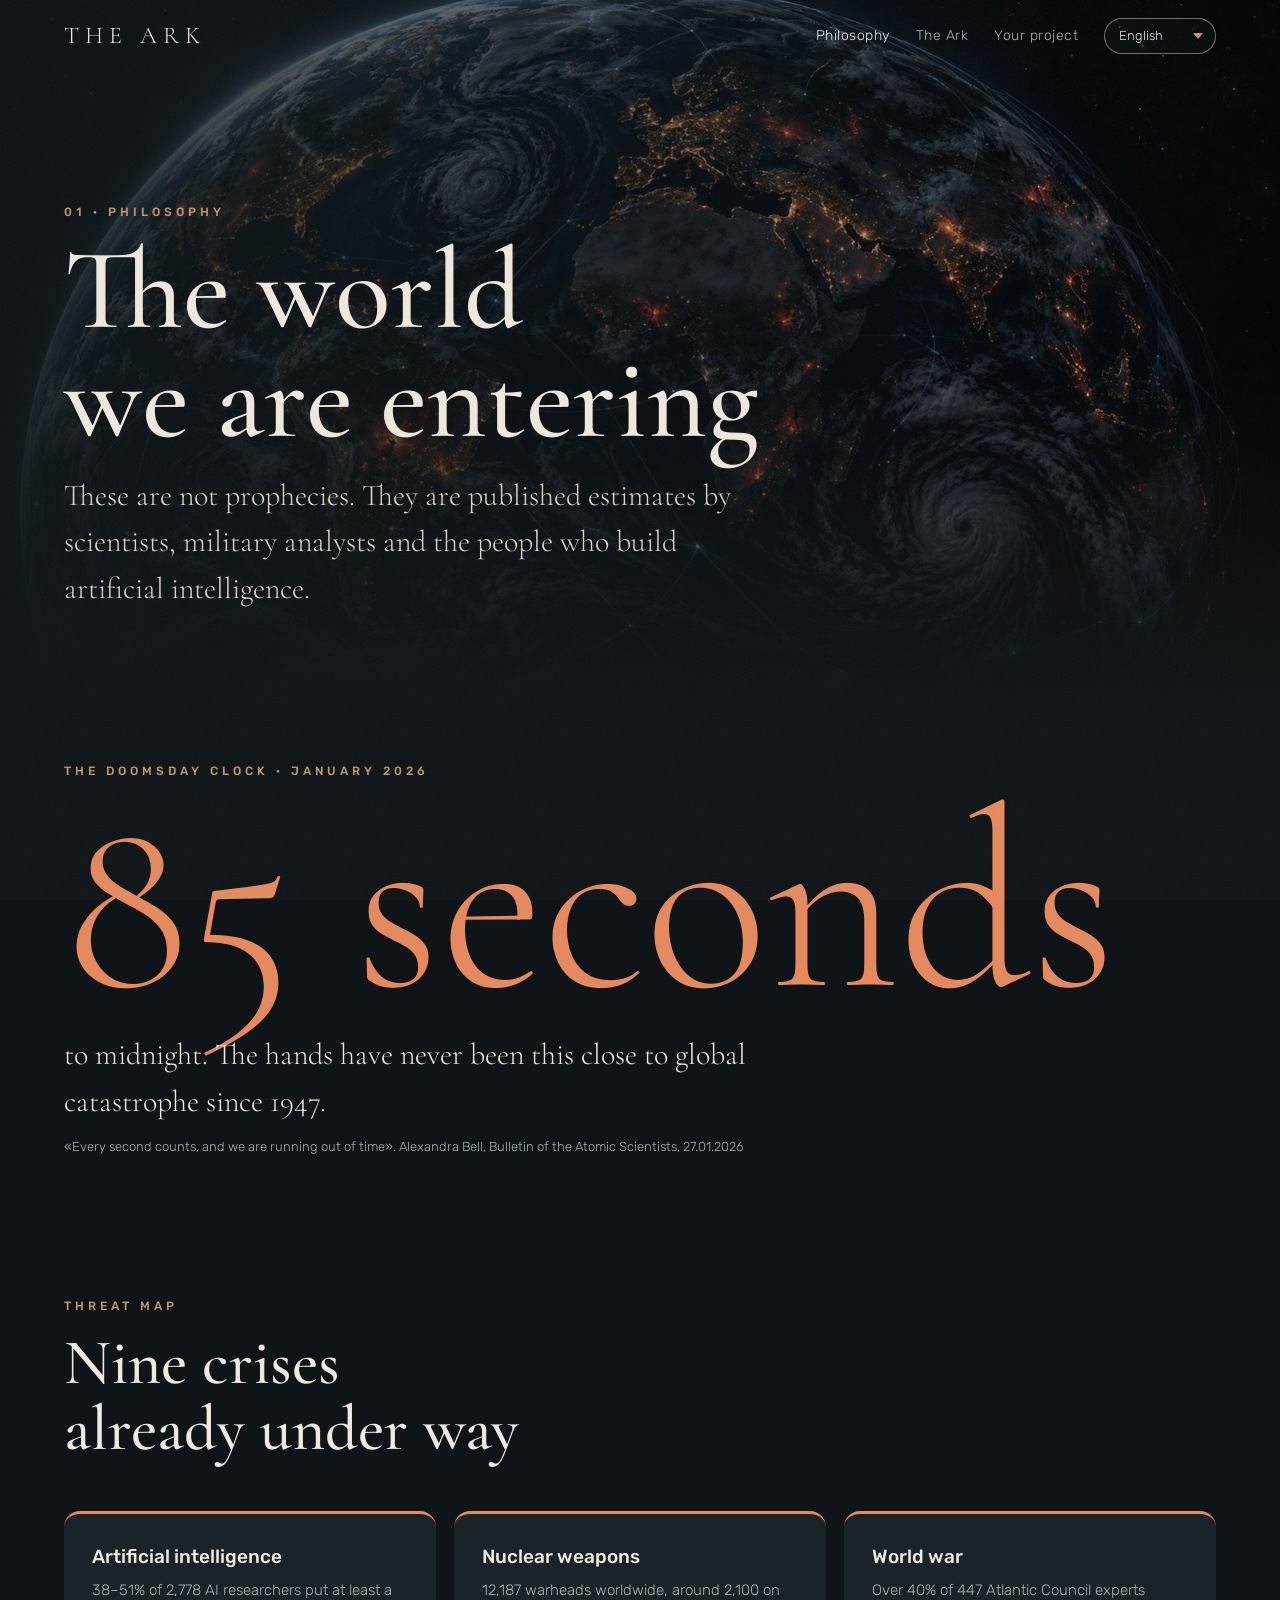
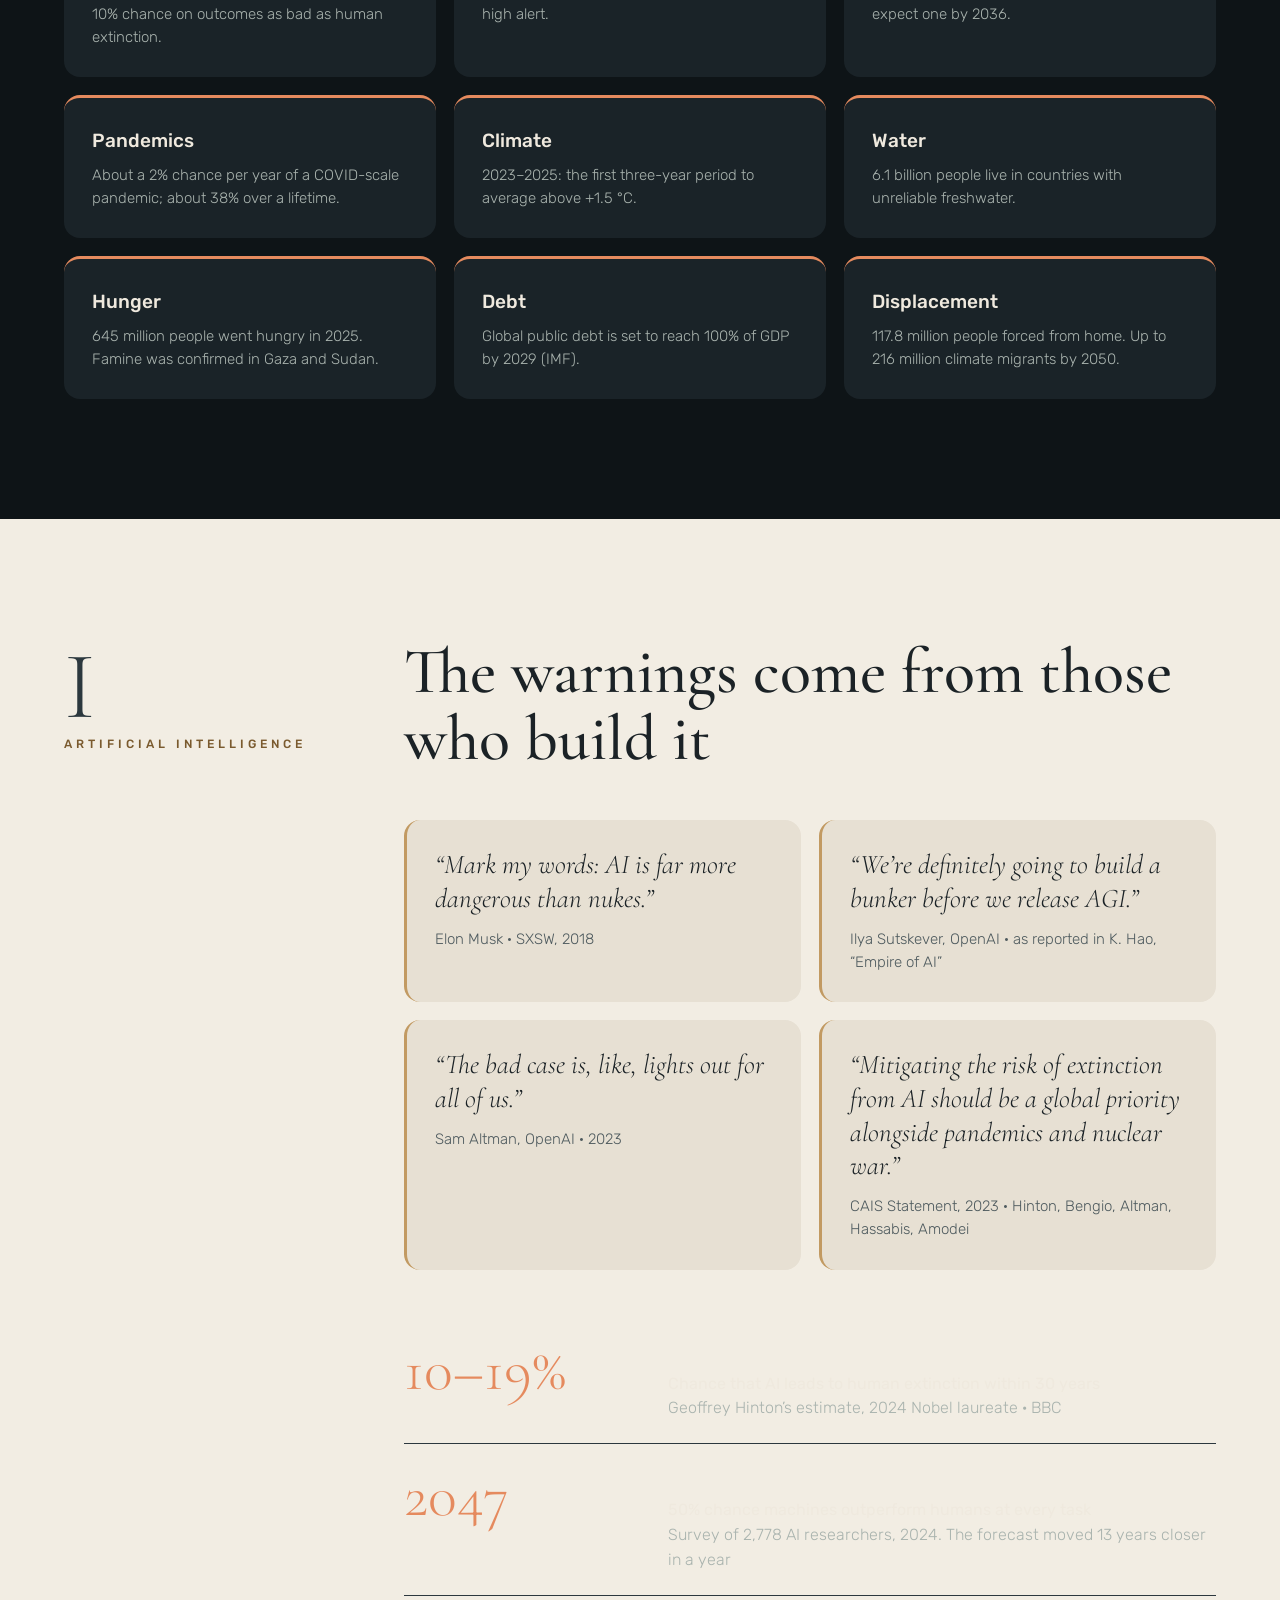
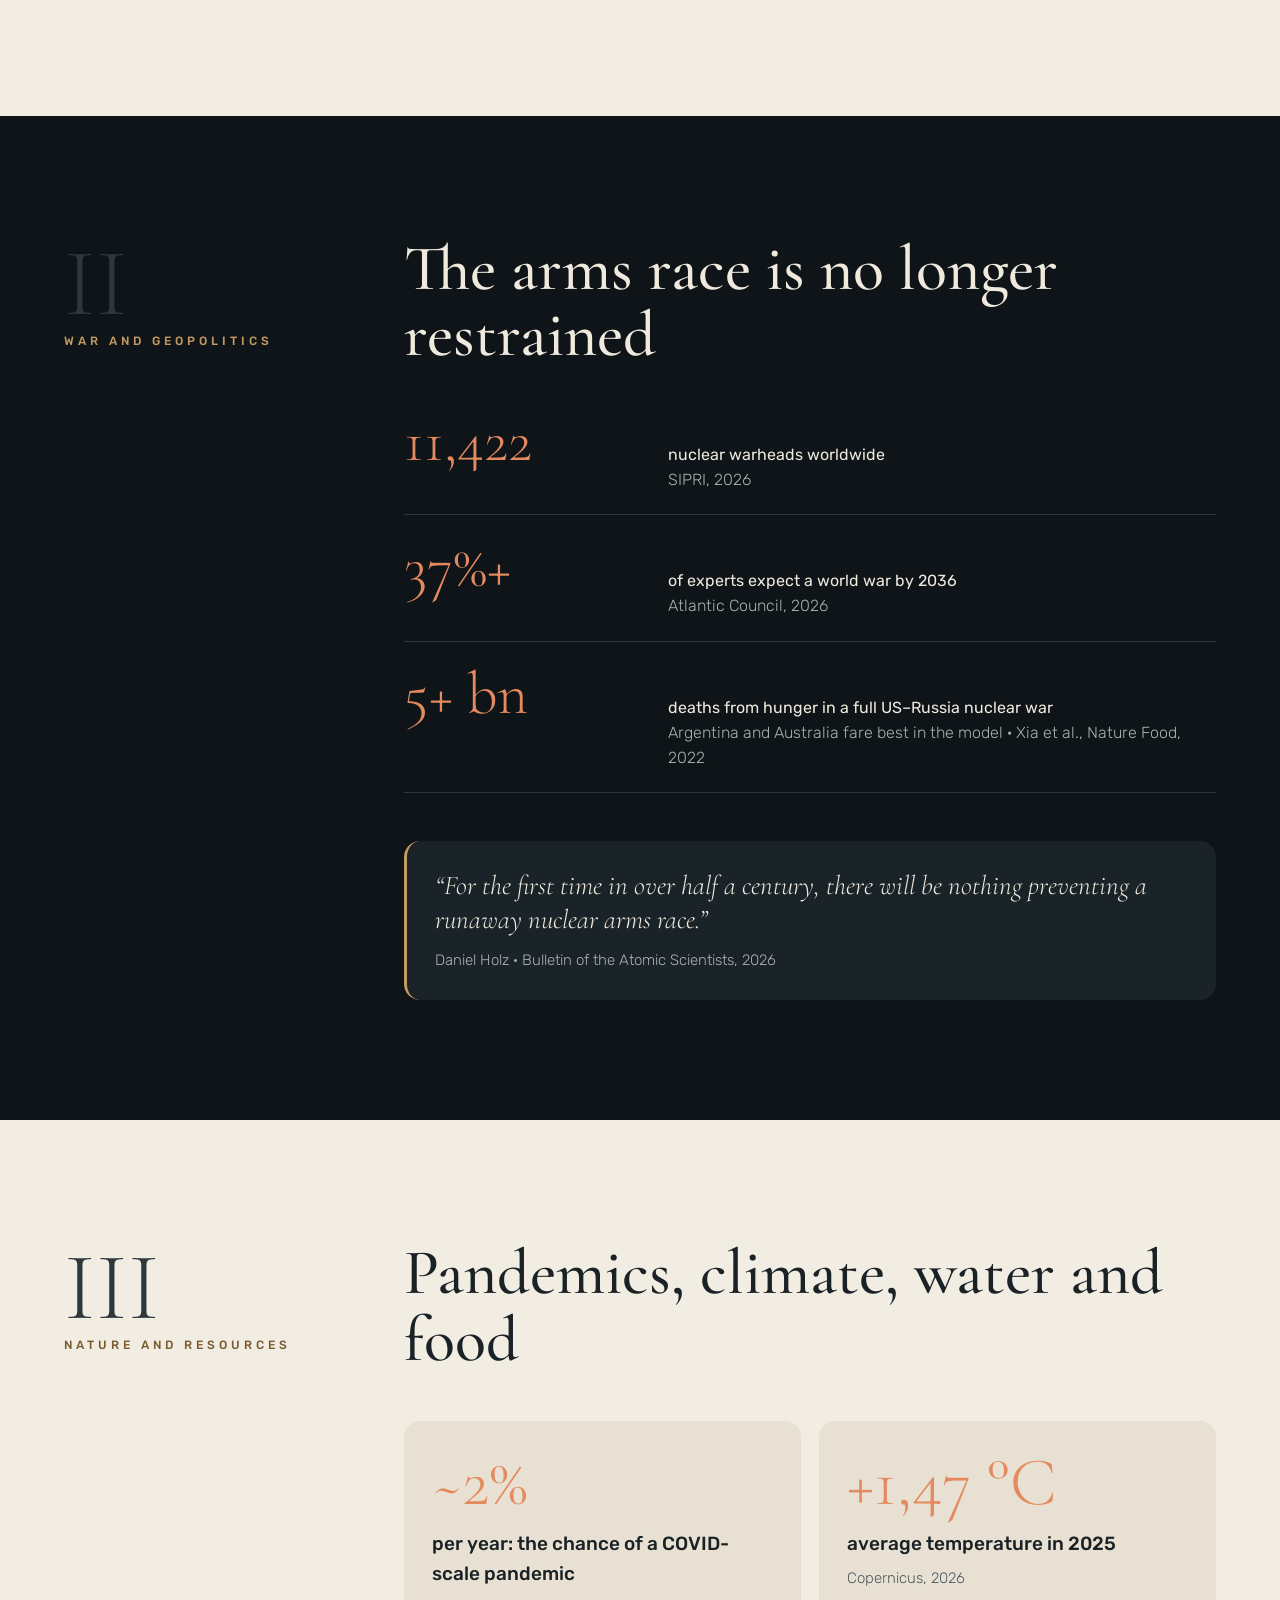
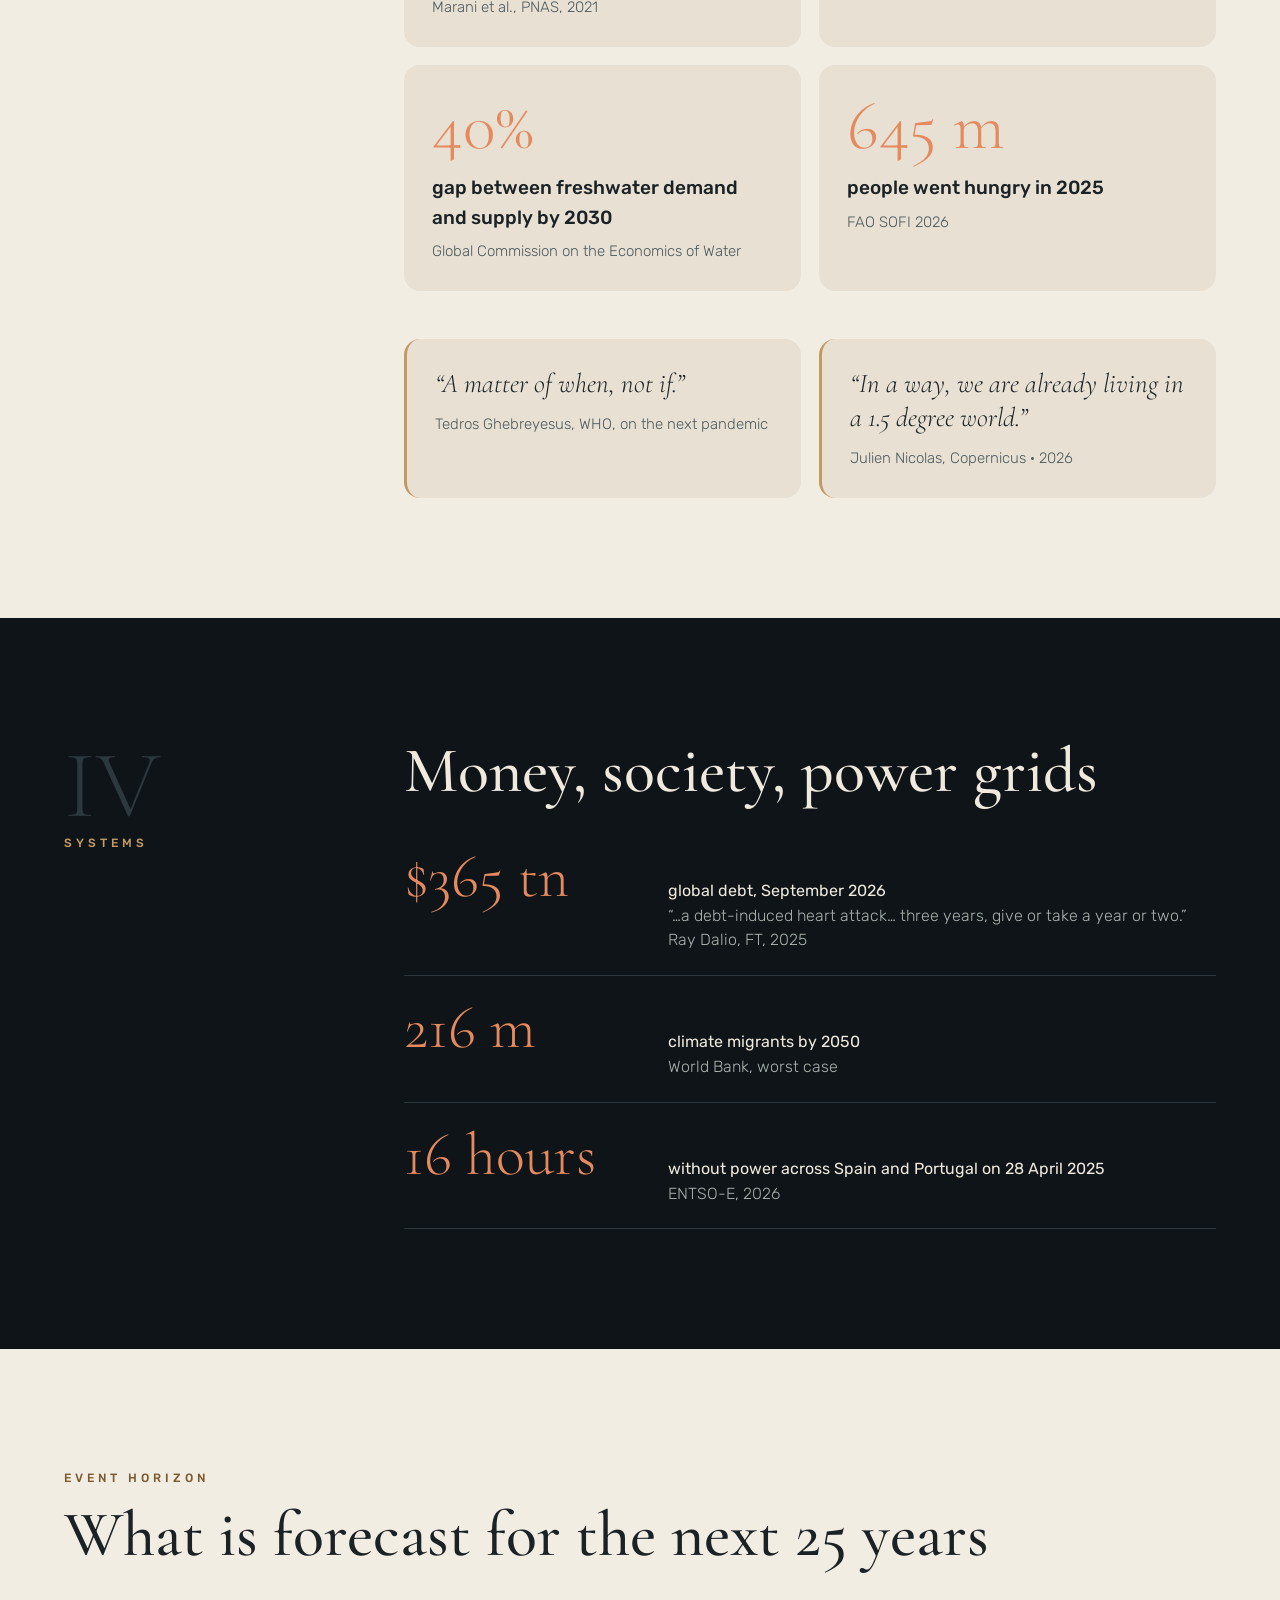
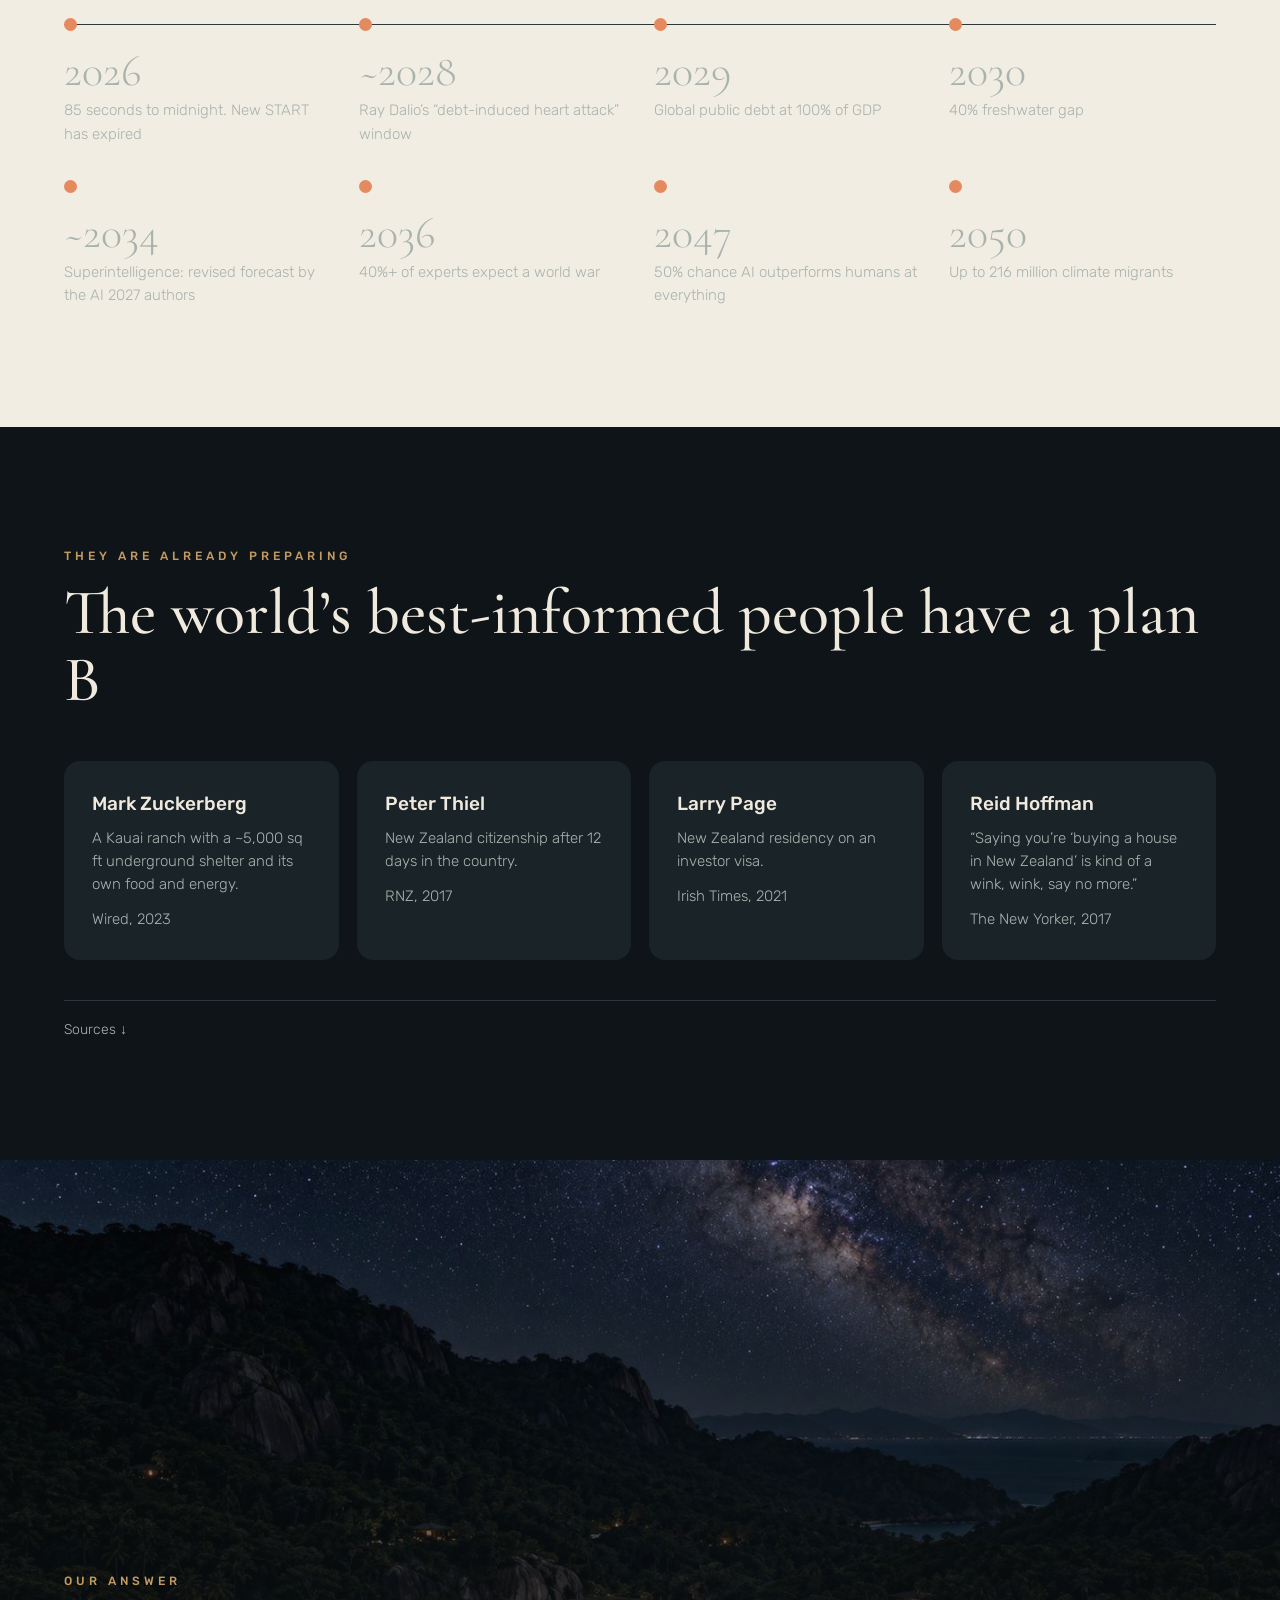
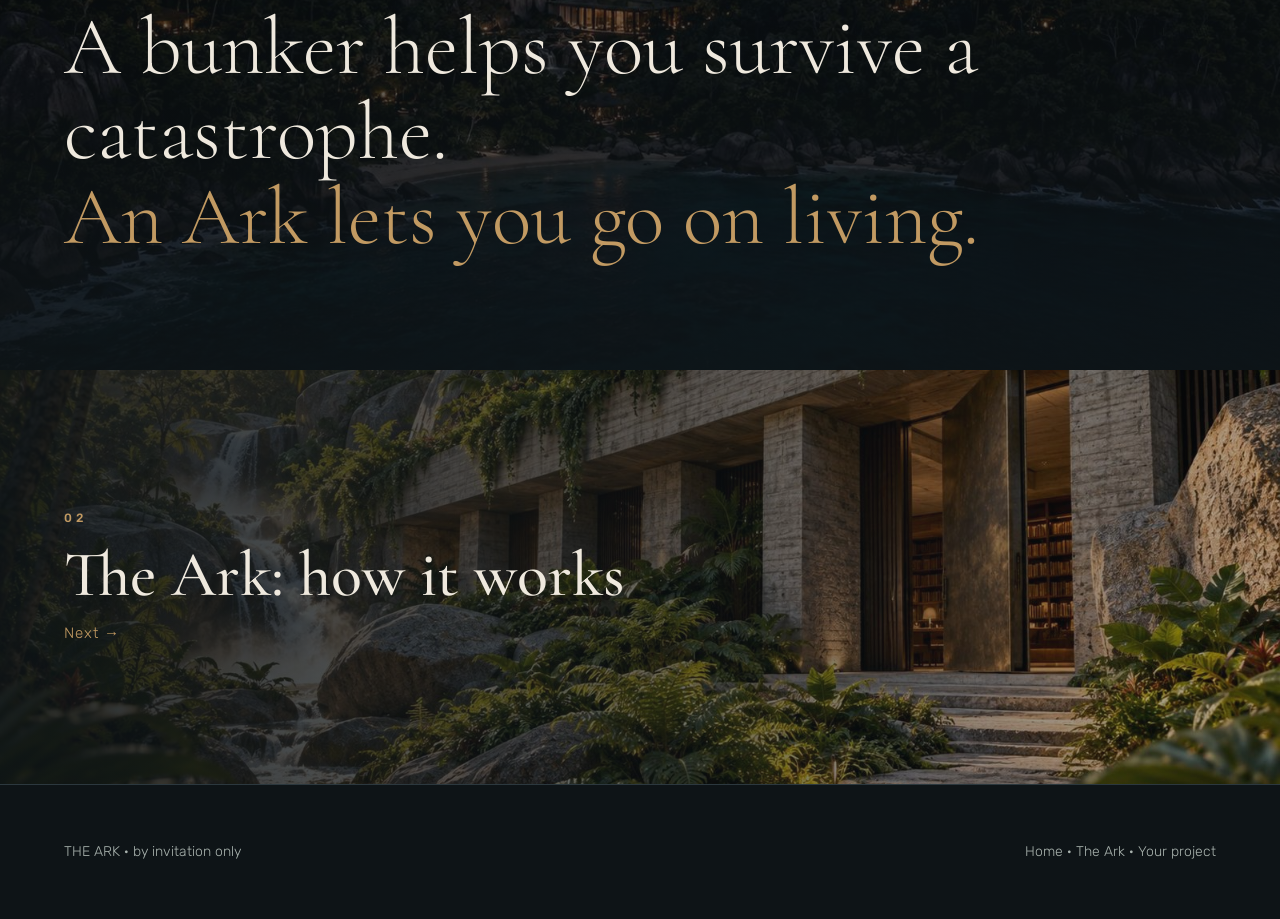
<file: philosophy.html>
<!DOCTYPE html>
<html lang="ru">
<head>
<meta charset="utf-8">
<meta name="viewport" content="width=device-width, initial-scale=1">
<title>The Ark · Философия</title>
<meta name="robots" content="noindex">
<meta property="og:title" content="The Ark · Philosophy">
<meta property="og:image" content="https://vkruppp.github.io/the-ark/img/earth.jpg">
<link rel="icon" href="data:image/svg+xml,%3Csvg xmlns='http://www.w3.org/2000/svg' viewBox='0 0 64 64'%3E%3Crect width='64' height='64' rx='14' fill='%230E1417'/%3E%3Ctext x='32' y='44' font-family='Georgia' font-size='34' fill='%23C29A62' text-anchor='middle'%3EA%3C/text%3E%3C/svg%3E">
<link rel="stylesheet" href="https://fonts.googleapis.com/css2?family=Cormorant+Garamond:ital,wght@0,500;1,500&family=Rubik:wght@300;400;500;600&display=swap">
<link rel="stylesheet" href="assets/style.css?v=9">
<style>
.chapter{display:grid;grid-template-columns:280px 1fr;gap:60px;align-items:start}
.chapter .side{position:sticky;top:110px}
.chapter .side .cn{font-family:'Cormorant Garamond',Georgia,serif;font-size:96px;line-height:1;color:var(--line)}
@media(max-width:900px){.chapter{grid-template-columns:1fr;gap:20px}.chapter .side{position:static}.chapter .side .cn{font-size:64px}}
.stat{display:flex;gap:24px;align-items:baseline;padding:22px 0;border-bottom:1px solid var(--line)}
.stat .num{font-size:60px;margin:0;min-width:240px}
.stat p{color:var(--mu)}
.stat p b{color:var(--tx);font-weight:400}
@media(max-width:620px){.stat{flex-direction:column;gap:6px}.stat .num{min-width:0}}
.tl{display:grid;grid-template-columns:repeat(4,1fr);gap:34px 28px;margin-top:50px;position:relative}
.tl:before{content:"";position:absolute;left:0;right:0;top:6px;height:1px;background:var(--line)}
@media(max-width:900px){.tl{grid-template-columns:1fr 1fr}.tl:before{display:none}}
.tl .y{font-family:'Cormorant Garamond',Georgia,serif;font-size:44px;line-height:1;margin-top:18px}
.tl .dot{width:13px;height:13px;border-radius:50%;background:var(--em);position:relative}
.tl p{color:var(--mu);font-size:15px;margin-top:6px}
.clockbig{font-family:'Cormorant Garamond',Georgia,serif;font-size:clamp(110px,20vw,260px);line-height:.85;color:var(--em)}
.stmt{position:relative;min-height:90vh;display:flex;align-items:flex-end;padding-bottom:110px;overflow:hidden}
.stmt>img{position:absolute;inset:0;width:100%;height:100%;object-fit:cover;animation:kb 30s ease-in-out infinite alternate}
.stmt:after{content:"";position:absolute;inset:0;background:linear-gradient(180deg,rgba(14,20,23,.15),rgba(14,20,23,.92))}
.stmt .wrap{position:relative;z-index:1}
.stmt .big{font-family:'Cormorant Garamond',Georgia,serif;font-size:clamp(42px,6.4vw,88px);line-height:1.04}
details.srcs{margin-top:40px;border-top:1px solid var(--line);padding-top:18px}
details.srcs summary{cursor:pointer;color:var(--mu);font-size:14px;list-style:none}
details.srcs ul{columns:2;column-gap:40px;margin-top:16px;color:var(--mu);font-size:13px;padding-left:18px}
@media(max-width:700px){details.srcs ul{columns:1}}
</style>
</head>
<body class="lru">
<nav id="nav"><div class="wrap in">
 <a class="logo" href="index.html">THE ARK</a>
 <div class="links"><a href="philosophy.html" class="on"><span class="ru">Философия</span><span class="en">Philosophy</span></a><a href="ark.html"><span class="ru">Ковчег</span><span class="en">The Ark</span></a><a href="start.html"><span class="ru">Ваш проект</span><span class="en">Your project</span></a></div>
 <select class="lang" id="langsel" aria-label="Language"></select>
</div></nav>

<header class="phero"><img src="img/earth.jpg" alt="">
 <div class="wrap"><p class="eb">01 · <span class="ru">Философия</span><span class="en">Philosophy</span></p>
 <h1><span class="ru">Мир, в который<br>мы входим</span><span class="en">The world<br>we are entering</span></h1>
 <p class="s"><span class="ru">Это не пророчества. Это опубликованные оценки учёных, военных аналитиков и людей, которые создают искусственный интеллект.</span><span class="en">These are not prophecies. They are published estimates by scientists, military analysts and the people who build artificial intelligence.</span></p></div>
</header>

<section style="padding-top:60px">
 <div class="wrap">
  <p class="eb rv"><span class="ru">Часы Судного дня · январь 2026</span><span class="en">The Doomsday Clock · January 2026</span></p>
  <p class="clockbig rv d1"><span data-count="85">0</span> <span class="ru">секунд</span><span class="en">seconds</span></p>
  <p class="lead rv d2" style="font-family:'Cormorant Garamond',Georgia,serif;font-size:30px;color:var(--tx);max-width:820px;margin-top:20px"><span class="ru">до «полуночи». Ближе к глобальной катастрофе стрелки не стояли ни разу с 1947 года.</span><span class="en">to midnight. The hands have never been this close to global catastrophe since 1947.</span></p>
  <p class="src rv d3">«<span class="ru">Каждая секунда на счету, и время у нас заканчивается</span><span class="en">Every second counts, and we are running out of time</span>». Alexandra Bell, Bulletin of the Atomic Scientists, 27.01.2026</p>
 </div>
</section>

<section style="padding-top:20px">
 <div class="wrap">
  <p class="eb rv"><span class="ru">Карта угроз</span><span class="en">Threat map</span></p>
  <h2 class="rv"><span class="ru">Девять кризисов,<br>которые уже идут</span><span class="en">Nine crises<br>already under way</span></h2>
  <div class="g3 mt">
   <div class="card risk rv"><h3><span class="ru">Искусственный интеллект</span><span class="en">Artificial intelligence</span></h3><p><span class="ru">38–51% из 2 778 исследователей ИИ допускают риск исхода уровня вымирания не ниже 10%.</span><span class="en">38–51% of 2,778 AI researchers put at least a 10% chance on outcomes as bad as human extinction.</span></p></div>
   <div class="card risk rv d1"><h3><span class="ru">Ядерное оружие</span><span class="en">Nuclear weapons</span></h3><p><span class="ru">12 187 боеголовок в мире, около 2 100 в режиме высокой готовности.</span><span class="en">12,187 warheads worldwide, around 2,100 on high alert.</span></p></div>
   <div class="card risk rv d2"><h3><span class="ru">Мировая война</span><span class="en">World war</span></h3><p><span class="ru">Более 40% из 447 экспертов Atlantic Council ожидают её до 2036 года.</span><span class="en">Over 40% of 447 Atlantic Council experts expect one by 2036.</span></p></div>
   <div class="card risk rv"><h3><span class="ru">Пандемии</span><span class="en">Pandemics</span></h3><p><span class="ru">Около 2% в год: шанс пандемии масштаба COVID-19. За жизнь около 38%.</span><span class="en">About a 2% chance per year of a COVID-scale pandemic; about 38% over a lifetime.</span></p></div>
   <div class="card risk rv d1"><h3><span class="ru">Климат</span><span class="en">Climate</span></h3><p><span class="ru">2023–2025: первые три года подряд со средней температурой выше +1,5 °C.</span><span class="en">2023–2025: the first three-year period to average above +1.5 °C.</span></p></div>
   <div class="card risk rv d2"><h3><span class="ru">Вода</span><span class="en">Water</span></h3><p><span class="ru">6,1 млрд человек живут в странах с ненадёжным доступом к пресной воде.</span><span class="en">6.1 billion people live in countries with unreliable freshwater.</span></p></div>
   <div class="card risk rv"><h3><span class="ru">Голод</span><span class="en">Hunger</span></h3><p><span class="ru">645 млн голодающих в 2025 году. Голод официально объявлен в Газе и Судане.</span><span class="en">645 million people went hungry in 2025. Famine was confirmed in Gaza and Sudan.</span></p></div>
   <div class="card risk rv d1"><h3><span class="ru">Долги</span><span class="en">Debt</span></h3><p><span class="ru">Мировой госдолг приблизится к 100% ВВП к 2029 году (МВФ).</span><span class="en">Global public debt is set to reach 100% of GDP by 2029 (IMF).</span></p></div>
   <div class="card risk rv d2"><h3><span class="ru">Миграция</span><span class="en">Displacement</span></h3><p><span class="ru">117,8 млн человек вынужденно покинули дома. До 216 млн климатических мигрантов к 2050 году.</span><span class="en">117.8 million people forced from home. Up to 216 million climate migrants by 2050.</span></p></div>
  </div>
 </div>
</section>

<section class="light">
 <div class="wrap chapter">
  <div class="side rv"><p class="cn">I</p><p class="eb"><span class="ru">Искусственный интеллект</span><span class="en">Artificial intelligence</span></p></div>
  <div>
   <h2 class="rv"><span class="ru">Об опасности говорят те, кто его создаёт</span><span class="en">The warnings come from those who build it</span></h2>
   <div class="g2 mt">
    <div class="card quote rv"><q><span class="ru">«Запомните мои слова: ИИ гораздо опаснее ядерного оружия».</span><span class="en">“Mark my words: AI is far more dangerous than nukes.”</span></q><p class="src">Elon Musk · SXSW, 2018</p></div>
    <div class="card quote rv d1"><q><span class="ru">«Мы обязательно построим бункер, прежде чем выпустим AGI».</span><span class="en">“We’re definitely going to build a bunker before we release AGI.”</span></q><p class="src">Ilya Sutskever, OpenAI · <span class="ru">по данным К. Хао, «Empire of AI»</span><span class="en">as reported in K. Hao, “Empire of AI”</span></p></div>
    <div class="card quote rv"><q><span class="ru">«Плохой сценарий — это, условно, конец для всех нас».</span><span class="en">“The bad case is, like, lights out for all of us.”</span></q><p class="src">Sam Altman, OpenAI · 2023</p></div>
    <div class="card quote rv d1"><q><span class="ru">«Снижение риска вымирания из-за ИИ должно стать глобальным приоритетом наравне с пандемиями и ядерной войной».</span><span class="en">“Mitigating the risk of extinction from AI should be a global priority alongside pandemics and nuclear war.”</span></q><p class="src">CAIS Statement, 2023 · Hinton, Bengio, Altman, Hassabis, Amodei</p></div>
   </div>
   <div class="mt">
    <div class="stat rv"><p class="num em"><span data-count="20" data-pre="10–" data-suf="%">0</span></p><p><b><span class="ru">Вероятность вымирания человечества из-за ИИ в ближайшие 30 лет</span><span class="en">Chance that AI leads to human extinction within 30 years</span></b><br><span class="ru">Оценка Джеффри Хинтона, нобелевского лауреата 2024 года · BBC</span><span class="en">Geoffrey Hinton’s estimate, 2024 Nobel laureate · BBC</span></p></div>
    <div class="stat rv"><p class="num em">2047</p><p><b><span class="ru">50% шанс, что машины превзойдут людей во всех задачах</span><span class="en">50% chance machines outperform humans at every task</span></b><br><span class="ru">Опрос 2 778 исследователей ИИ, 2024. За год прогноз сдвинулся на 13 лет ближе</span><span class="en">Survey of 2,778 AI researchers, 2024. The forecast moved 13 years closer in a year</span></p></div>
   </div>
  </div>
 </div>
</section>

<section>
 <div class="wrap chapter">
  <div class="side rv"><p class="cn">II</p><p class="eb"><span class="ru">Война и геополитика</span><span class="en">War and geopolitics</span></p></div>
  <div>
   <h2 class="rv"><span class="ru">Гонка вооружений больше ничем не сдержана</span><span class="en">The arms race is no longer restrained</span></h2>
   <div class="stat rv"><p class="num em" data-count="12187">0</p><p><b><span class="ru">ядерных боеголовок в мире</span><span class="en">nuclear warheads worldwide</span></b><br>SIPRI, 2026</p></div>
   <div class="stat rv"><p class="num em" data-count="40" data-suf="%+">0</p><p><b><span class="ru">экспертов ждут мировую войну до 2036 года</span><span class="en">of experts expect a world war by 2036</span></b><br>Atlantic Council, 2026</p></div>
   <div class="stat rv"><p class="num em">5+ <span class="ru">млрд</span><span class="en">bn</span></p><p><b><span class="ru">погибших от голода при полномасштабной ядерной войне США и России</span><span class="en">deaths from hunger in a full US–Russia nuclear war</span></b><br><span class="ru">Лучше всех в модели держатся Аргентина и Австралия · Xia et al., Nature Food, 2022</span><span class="en">Argentina and Australia fare best in the model · Xia et al., Nature Food, 2022</span></p></div>
   <div class="card quote rv mt"><q><span class="ru">«Впервые более чем за полвека ничто не будет сдерживать неконтролируемую гонку ядерных вооружений».</span><span class="en">“For the first time in over half a century, there will be nothing preventing a runaway nuclear arms race.”</span></q><p class="src">Daniel Holz · Bulletin of the Atomic Scientists, 2026</p></div>
  </div>
 </div>
</section>

<section class="light">
 <div class="wrap chapter">
  <div class="side rv"><p class="cn">III</p><p class="eb"><span class="ru">Природа и ресурсы</span><span class="en">Nature and resources</span></p></div>
  <div>
   <h2 class="rv"><span class="ru">Пандемии, климат, вода и еда</span><span class="en">Pandemics, climate, water and food</span></h2>
   <div class="g2 mt">
    <div class="card rv"><p class="num em">~2%</p><h3><span class="ru">в год — шанс пандемии масштаба COVID-19</span><span class="en">per year: the chance of a COVID-scale pandemic</span></h3><p>Marani et al., PNAS, 2021</p></div>
    <div class="card rv d1"><p class="num em">+1,47 °C</p><h3><span class="ru">средняя температура 2025 года</span><span class="en">average temperature in 2025</span></h3><p>Copernicus, 2026</p></div>
    <div class="card rv"><p class="num em">40%</p><h3><span class="ru">разрыв между спросом и запасами пресной воды к 2030 году</span><span class="en">gap between freshwater demand and supply by 2030</span></h3><p>Global Commission on the Economics of Water</p></div>
    <div class="card rv d1"><p class="num em">645 <span class="ru">млн</span><span class="en">m</span></p><h3><span class="ru">голодающих в 2025 году</span><span class="en">people went hungry in 2025</span></h3><p>FAO SOFI 2026</p></div>
   </div>
   <div class="g2 mt">
    <div class="card quote rv"><q><span class="ru">«Вопрос не в том, случится ли это, а в том, когда».</span><span class="en">“A matter of when, not if.”</span></q><p class="src"><span class="ru">Тедрос Гебрейесус, ВОЗ, о следующей пандемии</span><span class="en">Tedros Ghebreyesus, WHO, on the next pandemic</span></p></div>
    <div class="card quote rv d1"><q><span class="ru">«В каком-то смысле мы уже живём в мире полутора градусов».</span><span class="en">“In a way, we are already living in a 1.5 degree world.”</span></q><p class="src">Julien Nicolas, Copernicus · 2026</p></div>
   </div>
  </div>
 </div>
</section>

<section>
 <div class="wrap chapter">
  <div class="side rv"><p class="cn">IV</p><p class="eb"><span class="ru">Системы</span><span class="en">Systems</span></p></div>
  <div>
   <h2 class="rv"><span class="ru">Деньги, общество, энергосети</span><span class="en">Money, society, power grids</span></h2>
   <div class="stat rv"><p class="num em">$365 <span class="ru">трлн</span><span class="en">tn</span></p><p><b><span class="ru">мировой долг, сентябрь 2026</span><span class="en">global debt, September 2026</span></b><br><span class="ru">«…долговой инфаркт… через три года, плюс-минус год-два». Рэй Далио, FT, 2025</span><span class="en">“…a debt-induced heart attack… three years, give or take a year or two.” Ray Dalio, FT, 2025</span></p></div>
   <div class="stat rv"><p class="num em">216 <span class="ru">млн</span><span class="en">m</span></p><p><b><span class="ru">климатических мигрантов к 2050 году</span><span class="en">climate migrants by 2050</span></b><br><span class="ru">Всемирный банк, худший сценарий</span><span class="en">World Bank, worst case</span></p></div>
   <div class="stat rv"><p class="num em">16 <span class="ru">часов</span><span class="en">hours</span></p><p><b><span class="ru">без света в Испании и Португалии 28 апреля 2025 года</span><span class="en">without power across Spain and Portugal on 28 April 2025</span></b><br>ENTSO-E, 2026</p></div>
  </div>
 </div>
</section>

<section class="light">
 <div class="wrap">
  <p class="eb rv"><span class="ru">Горизонт событий</span><span class="en">Event horizon</span></p>
  <h2 class="rv"><span class="ru">Что прогнозируют на ближайшие 25 лет</span><span class="en">What is forecast for the next 25 years</span></h2>
  <div class="tl">
   <div class="rv"><div class="dot"></div><p class="y">2026</p><p><span class="ru">85 секунд до полуночи. Истёк договор СНВ-3</span><span class="en">85 seconds to midnight. New START has expired</span></p></div>
   <div class="rv d1"><div class="dot"></div><p class="y">~2028</p><p><span class="ru">«Долговой инфаркт» по прогнозу Рэя Далио</span><span class="en">Ray Dalio’s “debt-induced heart attack” window</span></p></div>
   <div class="rv d2"><div class="dot"></div><p class="y">2029</p><p><span class="ru">Госдолг мира 100% ВВП</span><span class="en">Global public debt at 100% of GDP</span></p></div>
   <div class="rv d3"><div class="dot"></div><p class="y">2030</p><p><span class="ru">Дефицит пресной воды 40%</span><span class="en">40% freshwater gap</span></p></div>
   <div class="rv"><div class="dot"></div><p class="y">~2034</p><p><span class="ru">Сверхинтеллект: пересмотренный прогноз авторов AI 2027</span><span class="en">Superintelligence: revised forecast by the AI 2027 authors</span></p></div>
   <div class="rv d1"><div class="dot"></div><p class="y">2036</p><p><span class="ru">40%+ экспертов ждут мировую войну</span><span class="en">40%+ of experts expect a world war</span></p></div>
   <div class="rv d2"><div class="dot"></div><p class="y">2047</p><p><span class="ru">50% — ИИ превосходит людей во всём</span><span class="en">50% chance AI outperforms humans at everything</span></p></div>
   <div class="rv d3"><div class="dot"></div><p class="y">2050</p><p><span class="ru">До 216 млн климатических мигрантов</span><span class="en">Up to 216 million climate migrants</span></p></div>
  </div>
 </div>
</section>

<section>
 <div class="wrap">
  <p class="eb rv"><span class="ru">Они уже готовятся</span><span class="en">They are already preparing</span></p>
  <h2 class="rv"><span class="ru">У самых информированных людей мира есть план Б</span><span class="en">The world’s best-informed people have a plan B</span></h2>
  <div class="g4 mt">
   <div class="card rv"><h3>Mark Zuckerberg</h3><p><span class="ru">Ранчо на Кауаи с подземным убежищем около 465 м² и собственными запасами еды и энергии.</span><span class="en">A Kauai ranch with a ~5,000 sq ft underground shelter and its own food and energy.</span></p><p class="src">Wired, 2023</p></div>
   <div class="card rv d1"><h3>Peter Thiel</h3><p><span class="ru">Гражданство Новой Зеландии после 12 дней в стране.</span><span class="en">New Zealand citizenship after 12 days in the country.</span></p><p class="src">RNZ, 2017</p></div>
   <div class="card rv d2"><h3>Larry Page</h3><p><span class="ru">ВНЖ Новой Зеландии по инвесторской визе.</span><span class="en">New Zealand residency on an investor visa.</span></p><p class="src">Irish Times, 2021</p></div>
   <div class="card rv d3"><h3>Reid Hoffman</h3><p><span class="ru">«„Покупаю дом в Новой Зеландии“ — это подмигивание, дальше можно не объяснять».</span><span class="en">“Saying you’re ‘buying a house in New Zealand’ is kind of a wink, wink, say no more.”</span></p><p class="src">The New Yorker, 2017</p></div>
  </div>
  <details class="srcs"><summary><span class="ru">Источники ↓</span><span class="en">Sources ↓</span></summary><ul>
   <li>Bulletin of the Atomic Scientists, Doomsday Clock, 27.01.2026</li><li>SIPRI Yearbook 2026</li><li>Atlantic Council, Global Foresight, 2026</li><li>Xia et al., Nature Food, 2022</li><li>Grace et al., Thousands of AI Authors on the Future of AI, 2024</li><li>CAIS, Statement on AI Risk, 2023</li><li>BBC Radio 4 (Hinton), 2024; SXSW 2018 (Musk); StrictlyVC 2023 (Altman)</li><li>K. Hao, Empire of AI, 2025</li><li>Marani et al., PNAS, 2021; WHO, 2024</li><li>Copernicus, 2026; WMO, 2025</li><li>UNU-INWEH, 2026; Global Commission on the Economics of Water, 2023</li><li>FAO SOFI 2026; Global Report on Food Crises 2026</li><li>IMF Fiscal Monitor 2026; IIF 2026; Financial Times (Dalio), 2025</li><li>World Bank Groundswell, 2021; UNHCR Global Trends 2026</li><li>ENTSO-E, 2026</li><li>The New Yorker 2017; Wired 2023; RNZ 2017; Irish Times 2021</li>
  </ul></details>
 </div>
</section>

<section class="stmt"><img src="img/night.jpg" alt="">
 <div class="wrap"><p class="eb rv"><span class="ru">Наш ответ</span><span class="en">Our answer</span></p>
 <p class="big rv d1"><span class="ru">Бункер помогает пережить катастрофу.<br><span style="color:var(--br)">Ковчег позволяет жить дальше.</span></span><span class="en">A bunker helps you survive a catastrophe.<br><span style="color:var(--br)">An Ark lets you go on living.</span></span></p></div>
</section>

<a class="next" href="ark.html"><img src="img/core_entry.jpg" alt=""><div class="wrap"><p class="eb">02</p><h2><span class="ru">Ковчег: как это устроено</span><span class="en">The Ark: how it works</span></h2><p class="arrow"><span class="ru">Дальше →</span><span class="en">Next →</span></p></div></a>
<footer class="footer"><div class="wrap"><span>THE ARK · <span class="ru">только по приглашению</span><span class="en">by invitation only</span></span><span><a href="index.html"><span class="ru">Главная</span><span class="en">Home</span></a> · <a href="ark.html"><span class="ru">Ковчег</span><span class="en">The Ark</span></a> · <a href="start.html"><span class="ru">Ваш проект</span><span class="en">Your project</span></a></span></div></footer>
<script src="assets/common.js?v=9"></script>
</body>
</html>
</file>
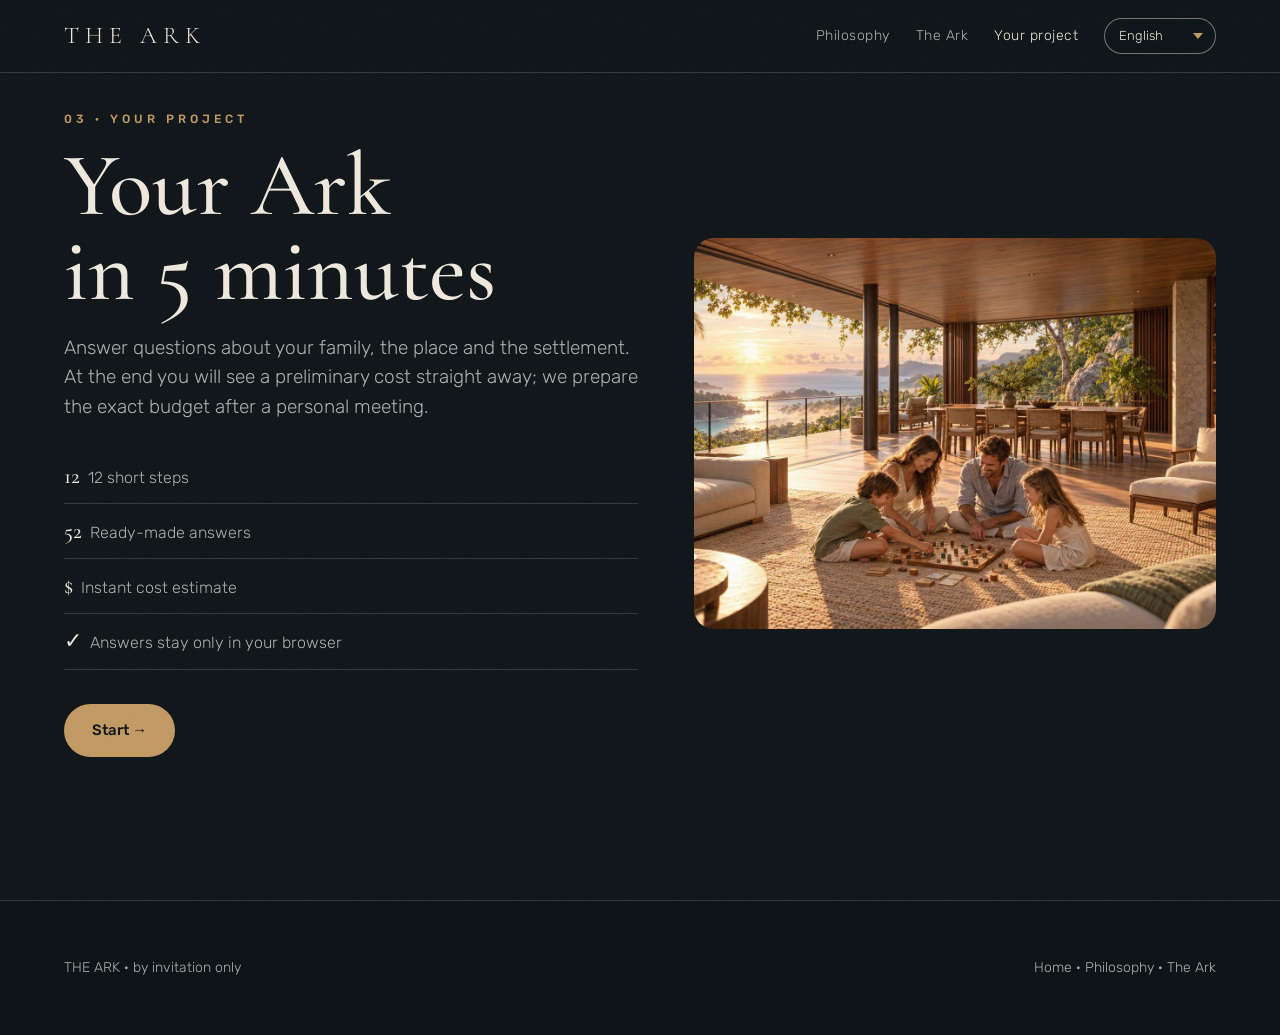
<file: start.html>
<!DOCTYPE html>
<html lang="ru">
<head>
<meta charset="utf-8">
<meta name="viewport" content="width=device-width, initial-scale=1">
<title>The Ark · Ваш проект</title>
<meta name="robots" content="noindex">
<meta property="og:title" content="The Ark · Your project">
<meta property="og:image" content="https://vkruppp.github.io/the-ark/img/villa.jpg">
<link rel="icon" href="data:image/svg+xml,%3Csvg xmlns='http://www.w3.org/2000/svg' viewBox='0 0 64 64'%3E%3Crect width='64' height='64' rx='14' fill='%230E1417'/%3E%3Ctext x='32' y='44' font-family='Georgia' font-size='34' fill='%23C29A62' text-anchor='middle'%3EA%3C/text%3E%3C/svg%3E">
<link rel="stylesheet" href="https://fonts.googleapis.com/css2?family=Cormorant+Garamond:ital,wght@0,500;1,500&family=Rubik:wght@300;400;500;600&display=swap">
<link rel="stylesheet" href="assets/style.css?v=9">
<style>
body{background:var(--bg)}
.stage{min-height:100svh;padding:110px 0 80px}
.intro{display:grid;grid-template-columns:1.1fr 1fr;gap:56px;align-items:center}
@media(max-width:900px){.intro{grid-template-columns:1fr}}
.intro img{border-radius:20px;aspect-ratio:4/3;object-fit:cover;width:100%}
.intro h1{font-family:'Cormorant Garamond',Georgia,serif;font-weight:500;font-size:clamp(48px,7vw,92px);line-height:.95}
.intro ul{list-style:none;margin:28px 0 34px}
.intro li{padding:10px 0;border-bottom:1px solid var(--line);color:var(--mu)}
.intro li b{color:var(--tx);font-weight:500;margin-right:8px;font-family:'Cormorant Garamond',Georgia,serif;font-size:22px}
.prog{position:sticky;top:72px;z-index:20;background:rgba(14,20,23,.94);backdrop-filter:blur(10px);-webkit-backdrop-filter:blur(10px);padding:14px 0 10px;margin-bottom:10px}
.prog .t{display:flex;justify-content:space-between;font-size:13px;color:var(--mu);margin-bottom:8px;letter-spacing:.5px}
.prog .tr{height:3px;background:var(--line);border-radius:2px}
.prog .fl{height:100%;background:var(--br);border-radius:2px;transition:width .5s}
.steps{display:flex;gap:6px;margin-top:10px;overflow-x:auto;scrollbar-width:none}
.steps button{flex:none;background:none;border:1px solid var(--line);color:var(--mu);border-radius:999px;padding:5px 11px;font:inherit;font-size:12px;cursor:pointer}
.steps button.on{border-color:var(--br);color:var(--tx)}
.steps button.done{color:var(--br)}
.sech{display:flex;align-items:flex-end;gap:22px;margin:26px 0 22px}
.sech .n{font-family:'Cormorant Garamond',Georgia,serif;font-size:90px;line-height:.8;color:var(--line)}
.sech h2{margin:0}
.sech p{color:var(--mu)}
.fade{animation:fd .6s cubic-bezier(.2,.7,.2,1)}
@keyframes fd{from{opacity:0;transform:translateY(18px)}to{opacity:1;transform:none}}
.q{background:var(--card);border-radius:18px;padding:24px 26px;margin-bottom:14px}
.q .ql{font-size:18px;font-weight:500;margin-bottom:4px}
.q .qh{font-size:13px;color:var(--mu);margin-bottom:12px}
.ch{display:grid;grid-template-columns:repeat(auto-fill,minmax(190px,1fr));gap:8px}
.ch button{text-align:left;background:var(--bg);border:1px solid var(--line);color:var(--tx);border-radius:12px;padding:14px 14px;font:inherit;font-size:15px;cursor:pointer;line-height:1.3;transition:border-color .2s,background .2s,transform .15s}
.ch button:hover{border-color:#4A5A61}
.ch button:active{transform:scale(.98)}
.ch button.on{border-color:var(--br);background:var(--sel)}
.ch button.on:before{content:"✓ ";color:var(--br)}
input[type=text],input[type=email],input[type=number],textarea,select{width:100%;background:var(--bg);color:var(--tx);border:1px solid var(--line);border-radius:10px;padding:12px 14px;font:inherit;font-size:15px}
.q input[type=text].oth{margin-top:10px;background:transparent;border-style:dashed}
textarea{min-height:100px;resize:vertical}
.navb{display:flex;justify-content:space-between;gap:12px;margin-top:22px;flex-wrap:wrap}
/* result */
.res{display:grid;grid-template-columns:1fr 1fr;gap:20px;align-items:start}
@media(max-width:900px){.res{grid-template-columns:1fr}}
.card .tot,.tot{font-family:'Cormorant Garamond',Georgia,serif;font-size:clamp(64px,9vw,110px);line-height:.9;color:var(--br)}
.line{display:flex;justify-content:space-between;gap:12px;padding:12px 0;border-bottom:1px solid var(--line);font-size:15px}
.line b{font-weight:500;text-align:right}
.bar{font-size:13px;color:var(--mu);margin-top:10px}
.bar .t{display:flex;justify-content:space-between;margin-bottom:4px}
.bar .tr{height:6px;background:var(--bg);border-radius:3px;overflow:hidden}
.bar .fl{height:100%;background:var(--br);transition:width .8s}
.note{font-size:13px;color:var(--mu);margin-top:14px}
.flag{margin-top:16px;padding:14px 16px;border-radius:12px;font-size:14px;border:1px solid var(--line)}
.flag.warn{border-color:var(--em);color:var(--em)}
.flag.ok{border-color:var(--br);color:var(--br2)}
details.adj{background:var(--card);border-radius:18px;margin-top:20px}
details.adj>summary{cursor:pointer;padding:22px 26px;font-size:18px;font-weight:500;list-style:none;display:flex;justify-content:space-between}
details.adj>summary::-webkit-details-marker{display:none}
details.adj>summary:after{content:"+";color:var(--br);font-size:24px;line-height:1}
details.adj[open]>summary:after{content:"–"}
.adjin{padding:0 26px 26px}
.row{display:grid;grid-template-columns:1fr 1fr;gap:16px;margin-bottom:16px}
@media(max-width:600px){.row{grid-template-columns:1fr}}
.f{display:block;font-size:13px;color:var(--mu);margin-bottom:6px}
.rng{display:flex;align-items:center;gap:12px}
input[type=range]{flex:1;accent-color:var(--br)}
.rng output{min-width:70px;text-align:right;font-weight:500}
.seg{display:flex;gap:6px;flex-wrap:wrap}
.seg button{flex:1;min-width:110px;background:var(--bg);border:1px solid var(--line);color:var(--mu);border-radius:10px;padding:10px;font:inherit;font-size:14px;cursor:pointer}
.seg button.on{border-color:var(--br);color:var(--tx);background:var(--sel)}
.seg button:disabled{opacity:.35;cursor:default}
.opts{display:grid;grid-template-columns:1fr 1fr;gap:8px;margin-bottom:18px}
@media(max-width:600px){.opts{grid-template-columns:1fr}}
.opt{display:flex;gap:10px;align-items:flex-start;padding:10px 12px;border:1px solid var(--line);border-radius:10px;cursor:pointer;font-size:14px}
.opt input{margin-top:3px;accent-color:var(--br)}
.opt .c{margin-left:auto;color:var(--mu);font-size:12px;white-space:nowrap;padding-left:8px}
.opt.dis{opacity:.35;cursor:default}
.gh{font-family:'Cormorant Garamond',Georgia,serif;font-size:24px;margin:8px 0 10px}
.send{background:var(--card);border-radius:18px;padding:28px;margin-top:20px}
.msg{font-size:14px;margin-top:12px;min-height:20px;color:var(--br2)}
.ans .k{font-size:12px;color:var(--mu)}
.ans div{margin-bottom:10px}
</style>
</head>
<body class="lru">
<nav id="nav" data-solid="1"><div class="wrap in">
 <a class="logo" href="index.html">THE ARK</a>
 <div class="links"><a href="philosophy.html"><span class="ru">Философия</span><span class="en">Philosophy</span></a><a href="ark.html"><span class="ru">Ковчег</span><span class="en">The Ark</span></a><a href="start.html" class="on"><span class="ru">Ваш проект</span><span class="en">Your project</span></a></div>
 <select class="lang" id="langsel" aria-label="Language"></select>
</div></nav>
<div class="stage"><div class="wrap" id="app"></div></div>
<footer class="footer"><div class="wrap"><span>THE ARK · <span class="ru">только по приглашению</span><span class="en">by invitation only</span></span><span><a href="index.html"><span class="ru">Главная</span><span class="en">Home</span></a> · <a href="philosophy.html"><span class="ru">Философия</span><span class="en">Philosophy</span></a> · <a href="ark.html"><span class="ru">Ковчег</span><span class="en">The Ark</span></a></span></div></footer>
<script src="assets/common.js?v=9"></script>
<script src="assets/data.js?v=9"></script>
<script>
// Email to receive applications via FormSubmit (formsubmit.co). Leave empty to disable sending.
const FORM_EMAIL = "";
const S=[
 {ru:"Семья",en:"Family",hr:"Кто будет жить в ковчеге",he:"Who will live in the Ark",q:[["people","s","Сколько человек будет жить постоянно?","How many people will live there permanently?",["1–4","5–10","11–20","21–40","Более 40"],["1–4","5–10","11–20","21–40","Over 40"]],["comp","m","Состав семьи","Family composition",["Взрослые","Дети до 12 лет","Подростки","Пожилые родители","Гости и друзья семьи","Деловые партнёры"],["Adults","Children under 12","Teenagers","Elderly parents","Guests and family friends","Business partners"]],["generations","s","Сколько поколений одновременно?","How many generations at once?",["Одно","Два","Три","Четыре"],["One","Two","Three","Four"]],["medneeds","s","Есть ли особые медицинские потребности?","Any special medical needs?",["Нет","Нужен постоянный врач","Нужен специализированный уход","Обсудим лично"],["No","A permanent doctor is needed","Specialised care is needed","Let’s discuss in person"]],["pets","m","Животные","Animals",["Нет","Собаки","Кошки","Лошади","Другие"],["None","Dogs","Cats","Horses","Other"]]]},
 {ru:"Цели",en:"Goals",hr:"Зачем вам ковчег",he:"Why you need an Ark",q:[["goal","m","Главная цель","Main purpose",["Убежище на крайний случай","Постоянная резиденция","Вторая резиденция","Инвестиция в актив","Наследие для следующих поколений"],["A refuge for emergencies","A permanent residence","A second residence","An investment asset","A legacy for future generations"]],["risks","m","От каких рисков защищаться в первую очередь?","Which risks matter most?",["Все сразу","ИИ и цифровой контроль","Война и ядерная угроза","Пандемии","Климат и катастрофы","Беспорядки и преступность","Финансовый кризис","Нехватка еды и воды"],["All of them","AI and digital surveillance","War and nuclear threat","Pandemics","Climate and disasters","Unrest and crime","Financial crisis","Food and water shortages"]],["usage","s","Как часто планируете там жить?","How often do you plan to live there?",["Постоянно","Несколько месяцев в год","Несколько недель в год","Только в случае кризиса"],["Permanently","A few months a year","A few weeks a year","Only in a crisis"]],["arrival","s","За какое время семья должна добраться до ковчега?","How quickly must the family reach the Ark?",["До 12 часов","До 24 часов","До 72 часов","Не критично"],["Within 12 hours","Within 24 hours","Within 72 hours","Not critical"]]]},
 {ru:"Локация",en:"Location",hr:"Где строить",he:"Where to build",q:[["region","m","Какие регионы рассматриваете?","Which regions are you considering?",["Тасмания","Новая Зеландия","Уругвай","Чили, Патагония","Аргентина","Парагвай","Коста-Рика","Сейшелы","Другой регион","Помогите выбрать"],["Tasmania","New Zealand","Uruguay","Chile, Patagonia","Argentina","Paraguay","Costa Rica","Seychelles","Another region","Help us choose"]],["terrain","s","Тип участка","Type of site",["На берегу, со своей бухтой","В глубине джунглей","В горной долине","Равнина, ферма","Без разницы"],["On the coast, with a private bay","Deep in the jungle","In a mountain valley","Flat farmland","No preference"]],["climate","s","Климат","Climate",["Тропический","Умеренный","Прохладный","Не важно"],["Tropical","Temperate","Cool","Doesn’t matter"]],["area","s","Площадь участка","Site area",["До 10 га","10–30 га","30–100 га","Более 100 га","Посоветуйте"],["Up to 10 ha","10–30 ha","30–100 ha","Over 100 ha","Advise us"]],["airport","s","Удалённость от международного аэропорта","Distance from an international airport",["До 1 часа","1–3 часа","Более 3 часов","Не важно"],["Under 1 hour","1–3 hours","Over 3 hours","Doesn’t matter"]],["sites","s","Сколько объектов?","How many sites?",["Один","Два в разных полушариях","Обсудим"],["One","Two in different hemispheres","Let’s discuss"]],["land","s","Есть ли уже земля?","Do you already own land?",["Да","Нет","Рассматриваем варианты"],["Yes","No","Considering options"]]]},
 {ru:"Жильё",en:"Homes",hr:"Дома и архитектура",he:"Homes and architecture",q:[["homes","s","Сколько домов нужно?","How many homes?",["1","2–3","4–6","7–12","Более 12"],["1","2–3","4–6","7–12","More than 12"]],["mainhouse","s","Площадь одного дома","Size of each home",["До 300 м²","300–600 м²","600–1 000 м²","Более 1 000 м²"],["Up to 300 m²","300–600 m²","600–1,000 m²","Over 1,000 m²"]],["guest","s","Гостевые дома","Guest houses",["Не нужны","1–2","3 и больше"],["Not needed","1–2","3 or more"]],["style","s","Архитектурный стиль","Architectural style",["Тропический модернизм","Минимализм","Классика","Эко-архитектура","На усмотрение архитектора"],["Tropical modernism","Minimalism","Classic","Eco-architecture","Architect’s choice"]],["finish","s","Уровень отделки","Finish level",["Премиум","Ультралюкс"],["Premium","Ultra-luxury"]],["core","s","Ark Core: библиотека и хранилища","Ark Core: library and vaults",["Не нужен","Заглублённый блок","Библиотека и уровни в скале"],["Not needed","A sunken block","Library and levels in rock"]]]},
 {ru:"Персонал",en:"Staff",hr:"Кто обслуживает поселение",he:"Who runs the settlement",q:[["staffn","s","Численность персонала","Number of staff",["До 10","10–30","30–60","Более 60","Посоветуйте"],["Up to 10","10–30","30–60","Over 60","Advise us"]],["roles","m","Какие специалисты нужны?","Which specialists?",["Врач","Медсестра","Агроном","Инженер-энергетик","Охрана","Повар","Учитель","Няня","Механик","Пилот","Капитан","Управляющий"],["Doctor","Nurse","Agronomist","Energy engineer","Security","Chef","Teacher","Nanny","Mechanic","Pilot","Captain","Estate manager"]],["staffhome","s","Где живёт персонал?","Where do staff live?",["На территории","Рядом с поселением","Смешанно"],["On site","Near the settlement","Mixed"]],["hiring","s","Подбор персонала","Staff recruitment",["Подбираете вы","Свои люди","Смешанно"],["You recruit","Our own people","Mixed"]]]},
 {ru:"Автономия",en:"Autonomy",hr:"Еда, вода, энергия и запасы",he:"Food, water, energy and reserves",q:[["years","s","На сколько лет полной автономии рассчитать запасы?","How many years of full autonomy?",["1 год","3 года","5 лет","10 лет и более"],["1 year","3 years","5 years","10 years or more"]],["energy","m","Источники энергии","Energy sources",["Солнце и накопители","МикроГЭС","Ветер","Генераторы","Все возможные"],["Solar and storage","Micro-hydro","Wind","Generators","All available"]],["water","m","Вода","Water",["Родник или скважина","Сбор дождевой воды","Опреснитель","Все источники"],["Spring or well","Rainwater harvesting","Desalination","All sources"]],["food","m","Своё производство еды","Own food production",["Огород","Теплицы","Фруктовый сад","Козы и куры","Крупный скот","Рыбный пруд","Пасека","Завоз плодородного грунта"],["Vegetable garden","Greenhouses","Orchard","Goats and chickens","Cattle","Fish pond","Bees","Imported fertile soil"]],["store","m","Что хранить на складе?","What should the store hold?",["Семена","Лекарства","Продукты долгого хранения","Топливо","Запчасти и инструменты","Биобанк семьи","Вино и деликатесы"],["Seeds","Medicines","Long-life food","Fuel","Spare parts and tools","Family biobank","Wine and delicacies"]]]},
 {ru:"Безопасность",en:"Security",hr:"Защита и связь",he:"Protection and communications",q:[["seclevel","s","Уровень безопасности","Security level",["Базовый","Усиленный","Максимальный"],["Basic","Enhanced","Maximum"]],["shelter","s","Укрытие в скале с фильтровентиляцией","Rock shelter with filtered air",["Да","Нет","Обсудим"],["Yes","No","Let’s discuss"]],["comms","s","Связь","Communications",["Полная тишина","Аварийная связь по протоколу","Обычная связь с возможностью отключения"],["Total silence","Emergency comms by protocol","Normal comms that can be switched off"]],["cameras","s","Видеонаблюдение","Video surveillance",["Нет","Только по периметру","Да"],["None","Perimeter only","Yes"]],["vault","s","Хранилище ценностей и документов","Vault for valuables and documents",["Да","Нет"],["Yes","No"]]]},
 {ru:"Транспорт",en:"Transport",hr:"Как вы добираетесь и передвигаетесь",he:"How you arrive and get around",q:[["transport","m","Что нужно?","What do you need?",["Вертолётная площадка и ангар","Причал для яхты","Площадка для гидросамолёта","Взлётная полоса для малой авиации","Внедорожники","Электробагги","Лодки и тендеры","Спецтехника"],["Helipad and hangar","Yacht pier","Seaplane landing","Airstrip for light aircraft","4x4 vehicles","Electric buggies","Boats and tenders","Machinery"]],["yacht","s","Размер яхты","Yacht size",["Нет яхты","До 30 м","30–60 м","Более 60 м"],["No yacht","Up to 30 m","30–60 m","Over 60 m"]]]},
 {ru:"Медицина",en:"Medicine",hr:"Медицинская помощь на месте",he:"On-site medical care",q:[["medlevel","s","Уровень медицины","Medical level",["Медпункт","Клиника с операционной","Расширенная клиника"],["Medical station","Clinic with operating room","Extended clinic"]],["medplus","m","Дополнительно","Additionally",["Лаборатория","Рентген и УЗИ","Стоматология","Родильный блок","Реабилитация","Аптека на годы вперёд"],["Laboratory","X-ray and ultrasound","Dental surgery","Maternity unit","Rehabilitation","Pharmacy for years ahead"]]]},
 {ru:"Жизнь",en:"Life",hr:"Чем наполнены дни",he:"What fills the days",q:[["life","m","Что должно быть в поселении?","What should the settlement have?",["Школа","Библиотека","Спортзал","Бассейн","Спа","Винный погреб","Обсерватория","Мастерские","Конюшня","Теннисный корт","Место для медитации","Общий павильон для ужинов"],["School","Library","Gym","Swimming pool","Spa","Wine cellar","Observatory","Workshops","Stables","Tennis court","Meditation space","Shared dining pavilion"]],["screens","s","Экраны и интернет в домах","Screens and internet in the homes",["Полностью без экранов","Только офлайн-медиатека","Как обычно"],["No screens at all","Offline media library only","As usual"]]]},
 {ru:"Сроки и бюджет",en:"Timing and budget",hr:"Когда и в каком масштабе",he:"When and at what scale",q:[["start","s","Когда начать?","When to start?",["Немедленно","В течение 6 месяцев","В течение года","Пока изучаем"],["Immediately","Within 6 months","Within a year","Still exploring"]],["ready","s","Желаемый срок готовности","Desired completion",["До 2 лет","2–3 года","3–5 лет","Не критично"],["Within 2 years","2–3 years","3–5 years","Not critical"]],["budget","s","Бюджет без земли","Budget excluding land",["$15–30 млн","$30–50 млн","$50–100 млн","Более $100 млн","Обсудим"],["$15–30m","$30–50m","$50–100m","Over $100m","Let’s discuss"]],["funding","s","Финансирование","Funding",["Собственные средства","С партнёрами","Через семейный офис или фонд"],["Own funds","With partners","Via a family office or fund"]]]},
 {ru:"Связь с вами",en:"Contact",hr:"Конфиденциально",he:"Confidentially",q:[["via","s","Через кого вести общение?","Who should we work with?",["Лично со мной","Семейный офис","Юрист","Помощник"],["With me personally","Family office","Lawyer","Assistant"]],["nda","s","NDA до начала работы","NDA before starting",["Обязательно","По желанию"],["Mandatory","Optional"]],["meet","s","Формат первой встречи","First meeting format",["Личная встреча","Видеозвонок","Через доверенное лицо"],["In person","Video call","Through a trusted representative"]],["name","t","Имя или кодовое имя","Name or code name"],["contact","t","Контакт для связи: e-mail, телефон или мессенджер","Contact: email, phone or messenger"],["comment","a","Что ещё нам важно знать?","Anything else we should know?"]]}];
function TT(){return L=="ru"?T.ru:L=="en"?T.en:deepTx(T.en)}
const T={ru:{step:"Шаг",of:"из",answered:"отвечено",next:"Далее",back:"Назад",result:"Получить расчёт",other:"Свой вариант…",multi:"Можно выбрать несколько",summary:"Расчёт",
 introE:"03 · Ваш проект",introH:"Ваш ковчег<br>за 5 минут",introP:"Ответьте на вопросы о семье, месте и составе поселения. В конце вы сразу увидите предварительную стоимость, а точную смету мы подготовим после личной встречи.",
 b1:"12 коротких шагов",b2:"Готовые варианты ответов",b3:"Расчёт стоимости сразу",b4:"Ответы хранятся только в вашем браузере",go:"Начать",cont:"Продолжить",restart:"Начать заново",
 resE:"Предварительный расчёт",resH:"Ваш ковчег",total:"Итого без земли",range:"Вилка",cost:"Себестоимость",fee:"Вознаграждение исполнителя, 20%",land:"Земля (ориентир)",all:"Итого с землёй",opex:"Содержание в год",
 cats:{villas:"Дома",staff:"Дом персонала",base:"Базовые системы",core:"Ark Core",opts:"Опции",soft:"Проект и управление",cont:"Резерв"},
 low:"Расчёт ниже $15 млн: мы берём проекты от этой суммы. Можно добавить опции или увеличить масштаб.",
 bOver:"Расчёт выше указанного вами бюджета. На встрече покажем, где можно сократить без потери главного.",bOk:"Расчёт укладывается в указанный вами бюджет.",
 note:"Оценка ориентировочная: ±15–20%. Цены зависят от конкретного участка, логистики и курса. Земля в вознаграждение 20% не входит.",
 adj:"Уточнить параметры расчёта",country:"Страна",terrain:"Тип участка",ha:"Площадь, га",villas:"Домов",area:"Площадь дома, м²",people:"Жителей",staffL:"Персонал",years:"Запасы, лет",finish:"Отделка",
 sendH:"Отправить заявку",sendP:"Мы свяжемся с вами конфиденциально удобным для вас способом.",send:"Отправить заявку",sending:"Отправляем…",sent:"Заявка отправлена. Спасибо, мы свяжемся с вами.",sendFail:"Не удалось отправить. Скопируйте расчёт и отправьте его нам.",
 copy:"Скопировать расчёт и ответы",dl:"Скачать файл",copied:"Скопировано",fail:"Не удалось скопировать",answers:"Ваши ответы",empty:"нет ответа",edit:"Изменить",title:"Заявка The Ark"},
 en:{step:"Step",of:"of",answered:"answered",next:"Next",back:"Back",result:"Get the estimate",other:"Your own option…",multi:"You can choose several",summary:"Estimate",
 introE:"03 · Your project",introH:"Your Ark<br>in 5 minutes",introP:"Answer questions about your family, the place and the settlement. At the end you will see a preliminary cost straight away; we prepare the exact budget after a personal meeting.",
 b1:"12 short steps",b2:"Ready-made answers",b3:"Instant cost estimate",b4:"Answers stay only in your browser",go:"Start",cont:"Continue",restart:"Start over",
 resE:"Preliminary estimate",resH:"Your Ark",total:"Total excluding land",range:"Range",cost:"Cost",fee:"Contractor’s fee, 20%",land:"Land (guideline)",all:"Total with land",opex:"Annual running cost",
 cats:{villas:"Homes",staff:"Staff housing",base:"Core systems",core:"Ark Core",opts:"Options",soft:"Design and management",cont:"Contingency"},
 low:"The estimate is below $15 million: we take projects from that amount. You can add options or increase the scale.",
 bOver:"The estimate is above the budget you indicated. At the meeting we will show where to save without losing what matters.",bOk:"The estimate fits the budget you indicated.",
 note:"Indicative estimate: ±15–20%. Prices depend on the specific site, logistics and exchange rates. Land is not subject to the 20% fee.",
 adj:"Fine-tune the estimate",country:"Country",terrain:"Site type",ha:"Area, ha",villas:"Homes",area:"Home size, m²",people:"Residents",staffL:"Staff",years:"Reserves, years",finish:"Finish",
 sendH:"Send your application",sendP:"We will contact you confidentially in the way that suits you.",send:"Send application",sending:"Sending…",sent:"Application sent. Thank you, we will be in touch.",sendFail:"Could not send. Copy the estimate and send it to us.",
 copy:"Copy estimate and answers",dl:"Download file",copied:"Copied",fail:"Could not copy",answers:"Your answers",empty:"no answer",edit:"Edit",title:"The Ark application"}};
let A={},cur=-1,st=null,adjusted=false;
try{const s=JSON.parse(localStorage.getItem("ark_start")||"null");if(s){A=s.A||{};cur=s.cur??-1;if(s.st&&s.adjusted){st=s.st;adjusted=true}}}catch(e){}
const save=()=>{try{localStorage.setItem("ark_start",JSON.stringify({A,cur,st:adjusted?st:null,adjusted}))}catch(e){}};
const allQ=S.flatMap(s=>s.q);
const isAns=q=>{const v=A[q[0]];return !!v&&(((v.c||[]).length>0)||!!v.o||!!v.t)};
const ch=(id)=>(A[id]&&A[id].c)||[];
const has=(id,...ix)=>ch(id).some(i=>ix.includes(i));
const one=(id,arr,def)=>{const c=ch(id);return c.length?arr[c[0]]:def};
function fromAnswers(){
 const reg=ch("region").filter(i=>i<8);const loc=reg.length?LOCS[reg[0]].k:(has("region",9)?"uy":"cr");
 const L0=LOCS.find(l=>l.k==loc);
 let ter=one("terrain",["coast","jungle","mount","plain",null],null)||(L0.coast?"coast":"jungle");if(!L0.coast&&ter=="coast")ter="jungle";
 const villas=one("homes",[1,3,6,10,15],6), people=one("people",[4,8,16,30,50],16);
 const on={};const set=(k,v)=>{if(v)on[k]=true};
 const tr=ch("transport");set("heli",tr.includes(0));set("pier",tr.includes(1));set("sea",tr.includes(2));set("strip",tr.includes(3));set("fleet",tr.some(i=>i>=4));
 set("store",has("store",0,1,2,3,4));set("bio",has("store",5));set("cellar",has("store",6)||has("life",5));
 const sec=one("seclevel",[0,1,2],0);set("sec",sec>=1);set("rad",sec>=2);set("comm",sec>=2||has("comms",1));
 set("shelter",has("shelter",0));set("vault",has("vault",0));
 const en=ch("energy");const all=en.includes(4);set("solar",en.includes(0)||all);set("hydro",en.includes(1)||all);set("wind",en.includes(2)||all);set("gen",en.includes(3)||all);
 set("desal",has("water",2,3));
 set("terr",has("food",2,7));set("live",has("food",3,4,5,6));set("craft",has("life",7));
 const ml=one("medlevel",[0,1,2],0);set("clinic",ml>=1);set("medplus",ml>=2||has("medplus",0,1,2,3,4));
 set("school",has("life",0));set("spa",has("life",2,3,4));set("obs",has("life",6));set("leisure",has("life",8,9,10));
 const staffAuto=Math.max(8,Math.round(villas*4+people*.5));
 return {loc,ter,ha:one("area",[8,20,60,150,30],30),villas,area:one("mainhouse",[250,450,800,1000],300),people,staff:one("staffn",[8,20,45,80,staffAuto],staffAuto),years:one("years",[1,3,5,10],5),fin:one("finish",["p","u"],"p"),core:one("core",["none","block","rock"],"block"),on};
}
function go(i){cur=i;save();render();scrollTo({top:0,behavior:"smooth"})}
function render(){const t=TT();
 if(cur<0)return intro(t);
 if(cur>=S.length)return result(t);
 const n=allQ.filter(isAns).length,s=S[cur];
 let h=`<div class="prog"><div class="t"><span>${t.step} ${cur+1} ${t.of} ${S.length}</span><span>${n} / ${allQ.length} ${t.answered}</span></div><div class="tr"><div class="fl" style="width:${(cur)/S.length*100}%"></div></div><div class="steps">${S.map((x,i)=>`<button data-i="${i}" class="${i==cur?"on":""} ${x.q.every(isAns)?"done":""}">${i+1}. ${tobj(x)}</button>`).join("")}<button data-i="${S.length}">${t.summary}</button></div></div>`;
 h+=`<div class="fade"><div class="sech"><span class="n">${String(cur+1).padStart(2,"0")}</span><div><h2>${tobj(s)}</h2><p>${tx(s.hr,s.he)}</p></div></div>`;
 s.q.forEach(q=>{const [id,ty,ru,en,oR,oE]=q,v=A[id]||{};h+=`<div class="q"><p class="ql">${tx(ru,en)}</p>`;
  if(ty=="s"||ty=="m"){h+=ty=="m"?`<p class="qh">${t.multi}</p>`:`<div style="height:10px"></div>`;h+=`<div class="ch">`+tarr(oR,oE).map((o,i)=>`<button data-q="${id}" data-i="${i}" class="${(v.c||[]).includes(i)?"on":""}">${o}</button>`).join("")+`</div><input type="text" class="oth" data-o="${id}" placeholder="${t.other}" value="${esc(v.o||"")}">`}
  else if(ty=="t")h+=`<input type="text" data-x="${id}" value="${esc(v.t||"")}" style="margin-top:8px">`;else h+=`<textarea data-x="${id}" style="margin-top:8px">${esc(v.t||"")}</textarea>`;h+=`</div>`});
 h+=`<div class="navb"><button class="btn ghost" id="bk">← ${cur==0?(tx("К началу","Back to start")):t.back}</button><button class="btn" id="nx">${cur==S.length-1?t.result:t.next} →</button></div></div>`;
 $("app").innerHTML=h;
 $("app").querySelectorAll(".steps button").forEach(b=>b.onclick=()=>go(+b.dataset.i));
 $("app").querySelectorAll(".ch button").forEach(b=>b.onclick=()=>{const id=b.dataset.q,i=+b.dataset.i,q=allQ.find(x=>x[0]==id);A[id]=A[id]||{};A[id].c=A[id].c||[];
  A[id].c=q[1]=="s"?(A[id].c.includes(i)?[]:[i]):(A[id].c.includes(i)?A[id].c.filter(x=>x!=i):[...A[id].c,i]);
  b.parentNode.querySelectorAll("button").forEach(x=>x.className=A[id].c.includes(+x.dataset.i)?"on":"");adjusted=false;save();upd()});
 $("app").querySelectorAll("[data-o]").forEach(e=>e.oninput=()=>{const id=e.dataset.o;A[id]=A[id]||{};A[id].o=e.value;save();upd()});
 $("app").querySelectorAll("[data-x]").forEach(e=>e.oninput=()=>{A[e.dataset.x]={t:e.value};save();upd()});
 $("bk").onclick=()=>go(cur-1);$("nx").onclick=()=>go(cur+1);
}
function upd(){const t=TT(),n=allQ.filter(isAns).length;const sp=$("app").querySelector(".prog .t span:last-child");if(sp)sp.textContent=`${n} / ${allQ.length} ${t.answered}`;
 $("app").querySelectorAll(".steps button").forEach((b,i)=>{if(i<S.length)b.classList.toggle("done",S[i].q.every(isAns))})}
function intro(t){const n=allQ.filter(isAns).length;
 $("app").innerHTML=`<div class="intro fade"><div><p class="eb">${t.introE}</p><h1>${t.introH}</h1><p class="lead" style="margin-top:20px">${t.introP}</p>
 <ul><li><b>12</b>${t.b1}</li><li><b>52</b>${t.b2}</li><li><b>$</b>${t.b3}</li><li><b>✓</b>${t.b4}</li></ul>
 <div style="display:flex;gap:12px;flex-wrap:wrap"><button class="btn" id="go">${n?t.cont:t.go} →</button>${n?`<button class="btn ghost" id="rs">${t.restart}</button>`:""}</div></div><img src="img/villa_interior.jpg" alt=""></div>`;
 $("go").onclick=()=>go(n?Math.max(0,S.findIndex(s=>!s.q.every(isAns))):0);
 if($("rs"))$("rs").onclick=()=>{A={};st=null;adjusted=false;go(0)};
}
function ansText(q){const [id,ty,,,oR,oE]=q,v=A[id];if(!isAns(q))return null;if(ty=="t"||ty=="a")return v.t;const op=tarr(oR,oE);return [...(v.c||[]).map(i=>op[i]),v.o].filter(Boolean).join(", ")}
function result(t){
 if(!adjusted||!st)st=fromAnswers();
 $("app").innerHTML=`<div class="fade"><p class="eb">${t.resE}</p><h2>${t.resH}</h2>
 <div class="res"><div class="card"><p class="eb">${t.total}</p><p class="tot" id="r_tot"></p><p class="mu" id="r_rng" style="margin-top:8px"></p><div id="r_flags"></div>
  <div style="margin-top:18px;border-top:1px solid var(--line)"><div class="line"><span>${t.cost}</span><b id="r_cost"></b></div><div class="line"><span>${t.fee}</span><b id="r_fee"></b></div><div class="line"><span>${t.land}</span><b id="r_land"></b></div><div class="line"><span>${t.all}</span><b id="r_all"></b></div><div class="line"><span>${t.opex}</span><b id="r_opex"></b></div></div><p class="note">${t.note}</p></div>
  <div class="card"><p class="eb" id="r_where"></p><div id="r_bars"></div><div id="r_conf" style="margin-top:20px;font-size:14px;color:var(--mu)"></div></div></div>
 <details class="adj"><summary>${t.adj}</summary><div class="adjin" id="adj"></div></details>
 <div class="send"><h3 class="serif" style="font-size:34px;font-weight:500">${t.sendH}</h3><p class="mu">${t.sendP}</p>
  ${FORM_EMAIL?`<div class="row" style="margin-top:18px"><div><label class="f">${tx("Имя или кодовое имя","Name or code name")}</label><input type="text" id="s_name" value="${esc((A.name&&A.name.t)||"")}"></div><div><label class="f">${tx("Контакт","Contact")}</label><input type="text" id="s_contact" value="${esc((A.contact&&A.contact.t)||"")}"></div></div>`:""}
  <div style="display:flex;gap:10px;flex-wrap:wrap;margin-top:18px">${FORM_EMAIL?`<button class="btn" id="s_send">${t.send}</button>`:""}<button class="btn ${FORM_EMAIL?"ghost":""}" id="s_copy">${t.copy}</button><button class="btn ghost" id="s_dl">${t.dl}</button></div><p class="msg" id="s_msg"></p></div>
 <details class="adj"><summary>${t.answers}</summary><div class="adjin ans">${S.map((s,i)=>`<p class="gh">${tobj(s)} <button class="btn ghost" data-e="${i}" style="padding:4px 12px;font-size:12px;margin-left:8px">${t.edit}</button></p>`+s.q.map(q=>`<div><p class="k">${tx(q[2],q[3])}</p><p>${ansText(q)?esc(ansText(q)):`<span class="mu">${t.empty}</span>`}</p></div>`).join("")).join("")}</div></details>
 <div class="navb"><button class="btn ghost" id="bk">← ${t.back}</button><button class="btn ghost" id="rs">${t.restart}</button></div></div>`;
 buildAdj(t);calc(t);
 $("bk").onclick=()=>go(S.length-1);$("rs").onclick=()=>{A={};st=null;adjusted=false;go(-1)};
 $("app").querySelectorAll("[data-e]").forEach(b=>b.onclick=()=>go(+b.dataset.e));
 $("s_copy").onclick=async()=>{try{await navigator.clipboard.writeText(plain(t));$("s_msg").textContent=t.copied}catch(e){$("s_msg").textContent=t.fail}};
 $("s_dl").onclick=()=>{const b=new Blob([plain(t)],{type:"text/plain;charset=utf-8"}),a=document.createElement("a");a.href=URL.createObjectURL(b);a.download=(L=="ru"?"Заявка_The_Ark":"The_Ark_application")+".txt";document.body.appendChild(a);a.click();a.remove()};
 if($("s_send"))$("s_send").onclick=async()=>{const b=$("s_send");b.disabled=true;$("s_msg").textContent=t.sending;
  A.name={t:$("s_name").value};A.contact={t:$("s_contact").value};save();
  try{const r=await fetch("https://formsubmit.co/ajax/"+FORM_EMAIL,{method:"POST",headers:{"Content-Type":"application/json",Accept:"application/json"},body:JSON.stringify({_subject:"The Ark: "+(A.name.t||"new application"),_template:"box",name:A.name.t,contact:A.contact.t,message:plain(t)})});
   if(!r.ok)throw 0;$("s_msg").textContent=t.sent}catch(e){$("s_msg").textContent=t.sendFail;b.disabled=false}};
}
function buildAdj(t){const loc=LOCS.find(l=>l.k==st.loc),coastOK=loc.coast&&st.ter=="coast",K=loc.m*(TER.find(x=>x.k==st.ter)||TER[0]).m;
 const rng=(k,lab,min,max,step,suf)=>`<div><label class="f">${lab}</label><div class="rng"><input type="range" data-r="${k}" min="${min}" max="${max}" step="${step}" value="${st[k]}"><output id="o_${k}">${st[k]}${suf||""}</output></div></div>`;
 let h=`<div class="row"><div><label class="f">${t.country}</label><select id="a_loc">${LOCS.map(l=>`<option value="${l.k}" ${l.k==st.loc?"selected":""}>${tobj(l)}</option>`).join("")}</select></div><div><label class="f">${t.ha}</label><input type="number" id="a_ha" min="2" max="1000" value="${st.ha}"></div></div>
 <label class="f">${t.terrain}</label><div class="seg" style="margin-bottom:16px">${TER.map(x=>`<button data-ter="${x.k}" class="${st.ter==x.k?"on":""}" ${!loc.coast&&x.k=="coast"?"disabled":""}>${tobj(x)}</button>`).join("")}</div>
 <div class="row">${rng("villas",t.villas,1,20,1)}${rng("area",t.area,150,1200,25," m²")}${rng("people",t.people,2,80,1)}${rng("staff",t.staffL,5,150,1)}${rng("years",t.years,1,15,1)}<div><label class="f">${t.finish}</label><div class="seg">${FIN.map(x=>`<button data-fin="${x.k}" class="${st.fin==x.k?"on":""}">${tobj(x)}</button>`).join("")}</div></div></div>
 <label class="f">Ark Core</label><div class="seg" style="margin-bottom:18px">${CORE.map(x=>`<button data-core="${x.k}" class="${st.core==x.k?"on":""}">${tobj(x)}</button>`).join("")}</div>`;
 OPTG.forEach(g=>{h+=`<p class="gh">${tobj(g)}</p><div class="opts">`+g.o.map(o=>{const dis=o.coast&&!coastOK;if(dis)st.on[o.k]=false;return `<label class="opt ${dis?"dis":""}"><input type="checkbox" data-k="${o.k}" ${st.on[o.k]?"checked":""} ${dis?"disabled":""}><span>${tobj(o)}</span><span class="c">${money(o.c*1e6*K)}</span></label>`}).join("")+`</div>`});
 $("adj").innerHTML=h;
 const ch=()=>{adjusted=true;save();calc(t)};
 $("a_loc").onchange=e=>{st.loc=e.target.value;const l=LOCS.find(x=>x.k==st.loc);if(!l.coast&&st.ter=="coast")st.ter="jungle";buildAdj(t);ch()};
 $("a_ha").oninput=e=>{st.ha=Math.max(1,+e.target.value||1);ch()};
 $("adj").querySelectorAll("[data-ter]").forEach(b=>b.onclick=()=>{st.ter=b.dataset.ter;buildAdj(t);ch()});
 $("adj").querySelectorAll("[data-fin]").forEach(b=>b.onclick=()=>{st.fin=b.dataset.fin;buildAdj(t);ch()});
 $("adj").querySelectorAll("[data-core]").forEach(b=>b.onclick=()=>{st.core=b.dataset.core;buildAdj(t);ch()});
 $("adj").querySelectorAll("[data-r]").forEach(r=>r.oninput=()=>{const k=r.dataset.r;st[k]=+r.value;$("o_"+k).textContent=r.value+(k=="area"?" m²":"");ch()});
 $("adj").querySelectorAll("[data-k]").forEach(c=>c.onchange=()=>{st.on[c.dataset.k]=c.checked;ch()});
}
let lastTot=0;
function calc(t){const e=estimate(st);
 const from=lastTot,to=e.total,t0=performance.now();lastTot=to;
 const anim=k=>{const p=Math.min(1,(k-t0)/700),v=from+(to-from)*(1-Math.pow(1-p,3));$("r_tot").textContent=money(v);if(p<1)requestAnimationFrame(anim)};requestAnimationFrame(anim);
 $("r_rng").textContent=`${t.range}: ${money(e.total*.85)} – ${money(e.total*1.2)}`;
 $("r_cost").textContent=money(e.cost);$("r_fee").textContent=money(e.fee);$("r_land").textContent=money(e.land[0])+" – "+money(e.land[1]);$("r_all").textContent=money(e.total+e.land[0])+" – "+money(e.total+e.land[1]);$("r_opex").textContent=money(e.opex);
 const parts=[["villas",e.villas],["staff",e.staffH],["base",e.base],["core",e.core],["opts",e.opts],["soft",e.soft],["cont",e.cont]].filter(p=>p[1]>0),mx=Math.max(...parts.map(p=>p[1]));
 $("r_bars").innerHTML=parts.map(p=>`<div class="bar"><div class="t"><span>${t.cats[p[0]]}</span><span>${money(p[1])}</span></div><div class="tr"><div class="fl" style="width:${p[1]/mx*100}%"></div></div></div>`).join("");
 const ter=TER.find(x=>x.k==st.ter);$("r_where").textContent=`${tobj(e.loc)} · ${tobj(ter)}`;
 const opts=[];OPTG.forEach(g=>g.o.forEach(o=>{if(st.on[o.k])opts.push(tobj(o))}));
 $("r_conf").innerHTML=`${st.villas} × ${st.area} m² · ${t.people}: ${st.people} · ${t.staffL}: ${st.staff} · ${t.years}: ${st.years}<br>Ark Core: ${tobj(CORE.find(c=>c.k==st.core))}${opts.length?`<br><br>${opts.join(" · ")}`:""}`;
 let f="";if(e.total<15e6)f+=`<div class="flag warn">${t.low}</div>`;
 const bud=one("budget",[[15e6,30e6],[30e6,50e6],[50e6,100e6],[100e6,1e12],null],null);
 if(bud){f+=e.total>bud[1]?`<div class="flag warn">${t.bOver}</div>`:`<div class="flag ok">${t.bOk}</div>`}
 $("r_flags").innerHTML=f;
}
function plain(t){const e=estimate(st);let o=`${t.title}\n\n${t.total}: ${money(e.total)} (${t.range}: ${money(e.total*.85)} – ${money(e.total*1.2)})\n${t.cost}: ${money(e.cost)}\n${t.fee}: ${money(e.fee)}\n${t.land}: ${money(e.land[0])} – ${money(e.land[1])}\n${t.opex}: ${money(e.opex)}\n${tobj(e.loc)}, ${st.villas} × ${st.area} m², ${t.people}: ${st.people}, ${t.staffL}: ${st.staff}\n\n`;
 S.forEach(s=>{o+=tobj(s).toUpperCase()+"\n";s.q.forEach(q=>o+=`${tx(q[2],q[3])}: ${ansText(q)||t.empty}\n`);o+="\n"});return o}
langHooks.push(()=>{lastTot=0;render()});
</script>
</body>
</html>
</file>
<file: assets/style.css>
:root{--bg:#0E1417;--bg2:#141B1F;--card:#1A2328;--line:#2C383E;--tx:#EFE9DE;--mu:#A9B3AE;--br:#C29A62;--br2:#D9B47E;--em:#E58A5E;--sel:#22302f;--lt:#F2EDE3;--lt2:#E7E0D3;--tl:#1B2226;--ml:#4E5A5E;--brl:#7A5A2E}
*{box-sizing:border-box;margin:0;padding:0}
html{scroll-behavior:smooth}
body{background:var(--bg);color:var(--tx);font-family:Rubik,Arial,sans-serif;font-weight:300;line-height:1.55;-webkit-font-smoothing:antialiased;overflow-x:hidden}
body.lru .en,body.lru .tr,body.len .ru,body.len .tr,body.lx .ru,body.lx .en{display:none!important}
select.lang{background:transparent;color:var(--tx);border:1px solid rgba(239,233,222,.3);border-radius:999px;padding:7px 30px 7px 14px;font:inherit;font-size:13px;cursor:pointer;appearance:none;-webkit-appearance:none;background-image:url("data:image/svg+xml,%3Csvg xmlns='http://www.w3.org/2000/svg' width='10' height='6'%3E%3Cpath d='M0 0l5 6 5-6z' fill='%23C29A62'/%3E%3C/svg%3E");background-repeat:no-repeat;background-position:right 12px center}
select.lang option{background:#141B1F;color:#EFE9DE}
[dir=rtl] select.lang{padding:7px 14px 7px 30px;background-position:left 12px center}
[dir=rtl] .quote{border-left:0;border-right:3px solid var(--br)}
[dir=rtl] nav .links{margin-left:0;margin-right:auto}
@media(max-width:860px){[dir=rtl] .lang{margin-left:0;margin-right:auto}}
body.lx .phero h1,body.lx h2{line-height:1.15}
img{display:block;max-width:100%}
a{color:inherit}
.serif{font-family:'Cormorant Garamond',Georgia,serif;font-weight:500}
.wrap{max-width:1200px;margin:0 auto;padding:0 24px}
section{padding:120px 0;position:relative}
.eb{font-size:12px;letter-spacing:4px;text-transform:uppercase;color:var(--br);font-weight:500;margin-bottom:14px}
h2{font-family:'Cormorant Garamond',Georgia,serif;font-weight:500;font-size:clamp(38px,5.2vw,64px);line-height:1.04;margin-bottom:20px}
.lead{font-size:19px;color:var(--mu);max-width:720px}
.light{background:var(--lt);color:var(--tl)}
.light .lead,.light .mu{color:var(--ml)}
.light .eb{color:var(--brl)}
.mu{color:var(--mu)}
.mt{margin-top:48px}
/* grain */
body:before{content:"";position:fixed;inset:0;pointer-events:none;z-index:100;opacity:.05;background-image:url("data:image/svg+xml,%3Csvg xmlns='http://www.w3.org/2000/svg' width='160' height='160'%3E%3Cfilter id='n'%3E%3CfeTurbulence type='fractalNoise' baseFrequency='.9' numOctaves='3' stitchTiles='stitch'/%3E%3C/filter%3E%3Crect width='100%25' height='100%25' filter='url(%23n)'/%3E%3C/svg%3E")}
/* nav */
nav{position:fixed;top:0;left:0;right:0;z-index:50;transition:background .4s,border-color .4s;border-bottom:1px solid transparent}
nav.solid{background:rgba(14,20,23,.88);backdrop-filter:blur(12px);-webkit-backdrop-filter:blur(12px);border-color:var(--line)}
nav .in{display:flex;align-items:center;gap:26px;height:72px}
nav .logo{font-family:'Cormorant Garamond',Georgia,serif;font-size:24px;letter-spacing:6px;text-decoration:none;white-space:nowrap}
nav .links{display:flex;gap:26px;margin-left:auto}
nav .links a{color:var(--mu);text-decoration:none;font-size:14px;letter-spacing:.5px;transition:color .2s}
nav .links a:hover,nav .links a.on{color:var(--tx)}
.lang{display:flex;border:1px solid rgba(239,233,222,.25);border-radius:999px;overflow:hidden;flex:none}
.lang button{background:none;border:0;color:var(--mu);padding:6px 12px;font:inherit;font-size:12px;letter-spacing:1px;cursor:pointer}
.lang button.on{background:var(--br);color:var(--bg);font-weight:500}
@media(max-width:860px){nav .links{display:none}.lang{margin-left:auto}}
.btn{display:inline-flex;align-items:center;gap:10px;background:var(--br);color:var(--bg);border:0;border-radius:999px;padding:15px 28px;font:inherit;font-weight:500;font-size:15px;cursor:pointer;text-decoration:none;transition:background .2s,transform .2s}
.btn:hover{background:var(--br2);transform:translateY(-1px)}
.btn.ghost{background:transparent;color:var(--tx);border:1px solid rgba(239,233,222,.35)}
.btn.ghost:hover{border-color:var(--tx)}
.btn:disabled{opacity:.4;cursor:default;transform:none}
/* reveal */
.rv{opacity:0;transform:translateY(28px);transition:opacity 1s cubic-bezier(.2,.7,.2,1),transform 1s cubic-bezier(.2,.7,.2,1)}
.rv.in{opacity:1;transform:none}
.d1{transition-delay:.1s}.d2{transition-delay:.2s}.d3{transition-delay:.3s}.d4{transition-delay:.4s}
/* page hero */
.phero{position:relative;min-height:78vh;display:flex;align-items:flex-end;padding:0 0 90px;overflow:hidden}
.phero>img{position:absolute;inset:0;width:100%;height:100%;object-fit:cover;animation:kb 30s ease-in-out infinite alternate}
.phero:after{content:"";position:absolute;inset:0;background:linear-gradient(90deg,rgba(14,20,23,.92) 0%,rgba(14,20,23,.5) 50%,rgba(14,20,23,.15) 85%),linear-gradient(0deg,rgba(14,20,23,1) 0%,rgba(14,20,23,0) 45%)}
.phero .wrap{position:relative;z-index:1;width:100%}
.phero h1{font-family:'Cormorant Garamond',Georgia,serif;font-weight:500;font-size:clamp(56px,9vw,120px);line-height:.95}
.phero p.s{font-family:'Cormorant Garamond',Georgia,serif;font-size:clamp(22px,2.5vw,30px);max-width:700px;margin-top:18px;color:#DCD5C9}
@keyframes kb{from{transform:scale(1.02)}to{transform:scale(1.12) translate(-1.5%,-1%)}}
/* grids & cards */
.g3{display:grid;grid-template-columns:repeat(3,1fr);gap:18px}
.g2{display:grid;grid-template-columns:repeat(2,1fr);gap:18px}
.g4{display:grid;grid-template-columns:repeat(4,1fr);gap:18px}
@media(max-width:960px){.g3,.g4{grid-template-columns:1fr 1fr}}
@media(max-width:620px){.g3,.g2,.g4{grid-template-columns:1fr}}
.card{background:var(--card);border-radius:16px;padding:28px}
.light .card{background:var(--lt2)}
.card h3{font-size:19px;font-weight:500;margin-bottom:8px}
.card p{color:var(--mu);font-size:15px}
.light .card p{color:var(--ml)}
.risk{border-top:3px solid var(--em)}
.quote{border-left:3px solid var(--br)}
.quote q{display:block;font-family:'Cormorant Garamond',Georgia,serif;font-style:italic;font-size:27px;line-height:1.25;quotes:none;margin-bottom:12px}
.src{font-size:13px;color:var(--mu);margin-top:12px}
.light .src{color:var(--ml)}
.card .num,.num{font-family:'Cormorant Garamond',Georgia,serif;font-size:68px;line-height:1;color:var(--br);margin-bottom:12px}
.card .num.em,.num.em{color:var(--em)}
.footer{padding:56px 0;border-top:1px solid var(--line);color:var(--mu);font-size:14px}
.footer .wrap{display:flex;justify-content:space-between;gap:20px;flex-wrap:wrap}
.footer a{text-decoration:none;color:var(--mu)}
.footer a:hover{color:var(--tx)}
.next{display:block;position:relative;min-height:46vh;overflow:hidden;text-decoration:none;color:var(--tx)}
.next img{position:absolute;inset:0;width:100%;height:100%;object-fit:cover;transition:transform 1.2s}
.next:hover img{transform:scale(1.04)}
.next:after{content:"";position:absolute;inset:0;background:linear-gradient(90deg,rgba(14,20,23,.9),rgba(14,20,23,.3))}
.next .wrap{position:relative;z-index:1;display:flex;flex-direction:column;justify-content:center;min-height:46vh}
.next h2{margin:0}
.next .arrow{font-size:15px;color:var(--br);margin-top:14px;letter-spacing:1px}
html[lang=ar] body *:not(.logo),html[lang=he] body *:not(.logo){letter-spacing:0!important}
html[lang=ar] body{font-family:Rubik,'Noto Sans Arabic','Geeza Pro',Tahoma,Arial,sans-serif}
html[lang=zh] h1,html[lang=zh] h2,html[lang=zh] .serif{font-family:'Songti SC','Noto Serif SC','SimSun',serif}
[dir=rtl] .door .ar{right:auto;left:22px;transform:scaleX(-1)}
[dir=rtl] .tl:before{left:0;right:0}
nav select.lang,.top select.lang,select.lang{width:auto!important;background-color:rgba(14,20,23,.45);border-color:rgba(239,233,222,.45)}
nav .links a{white-space:nowrap}
</file>
